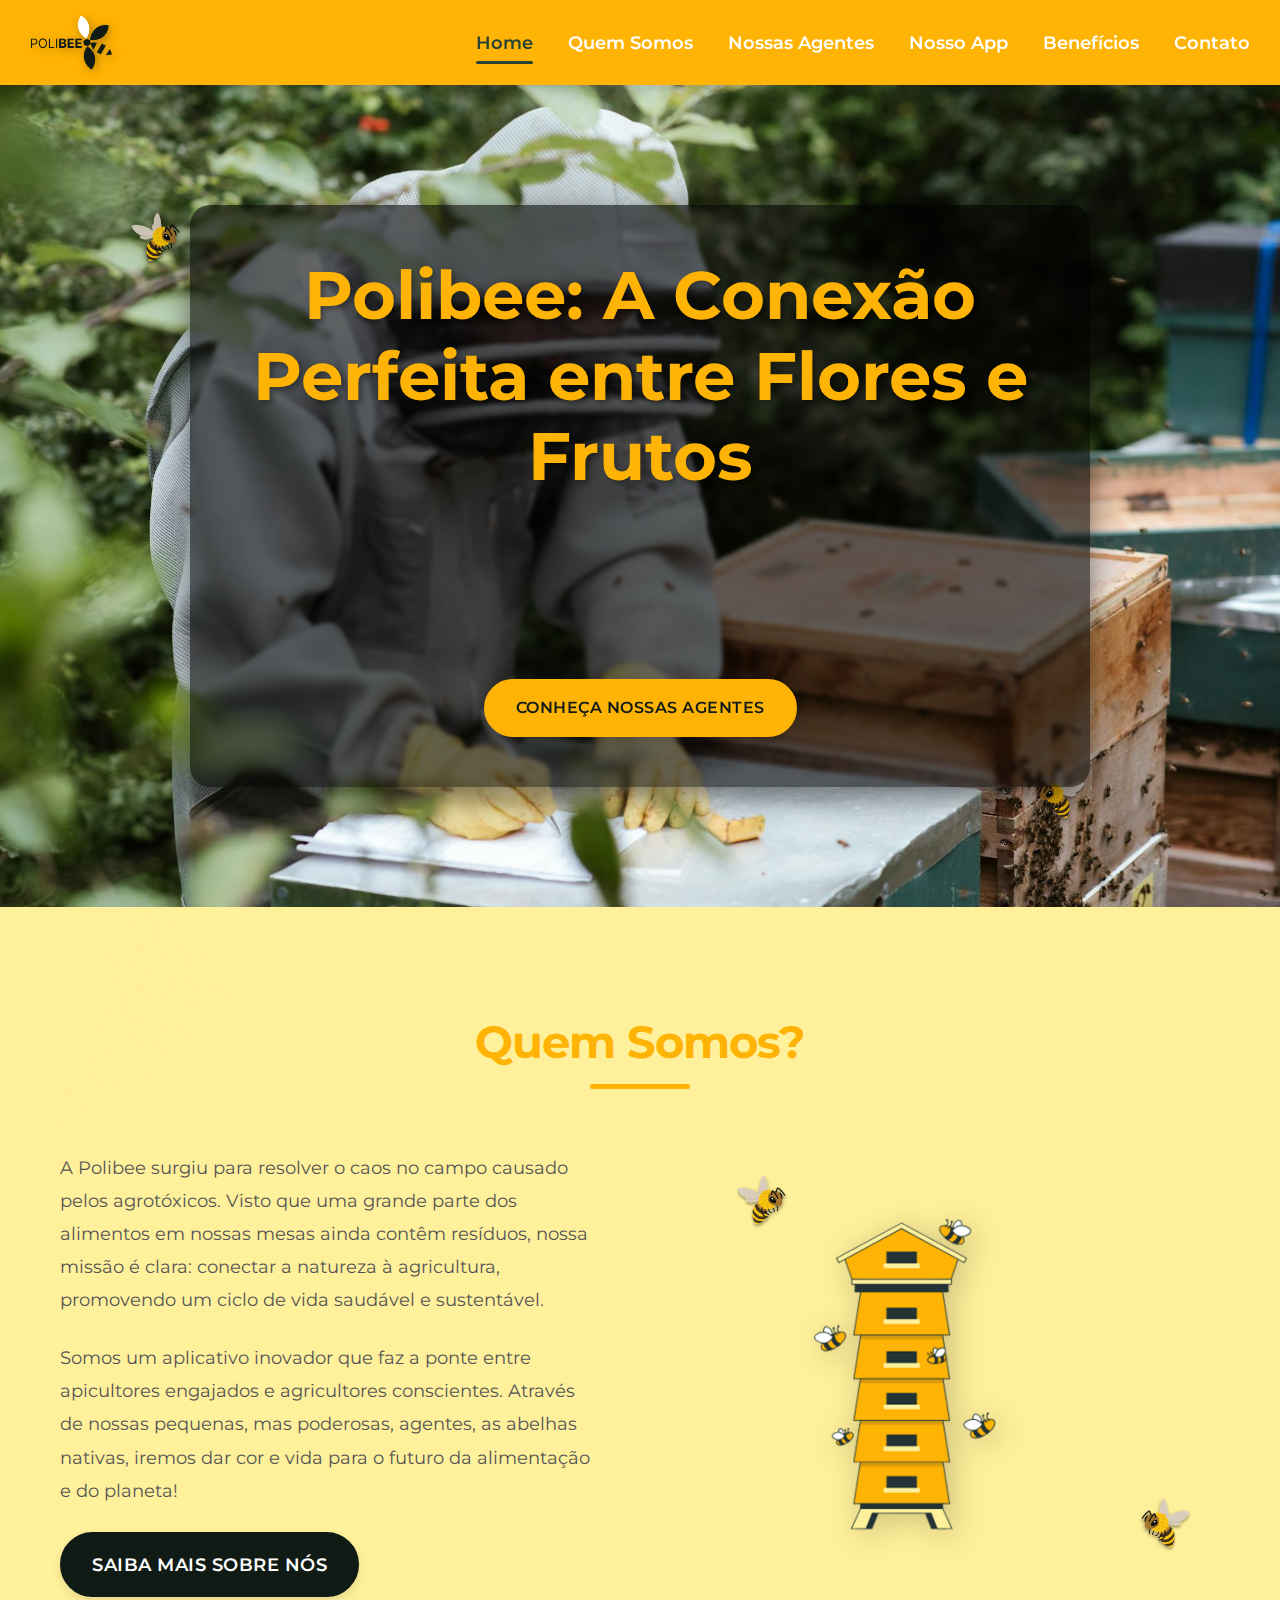
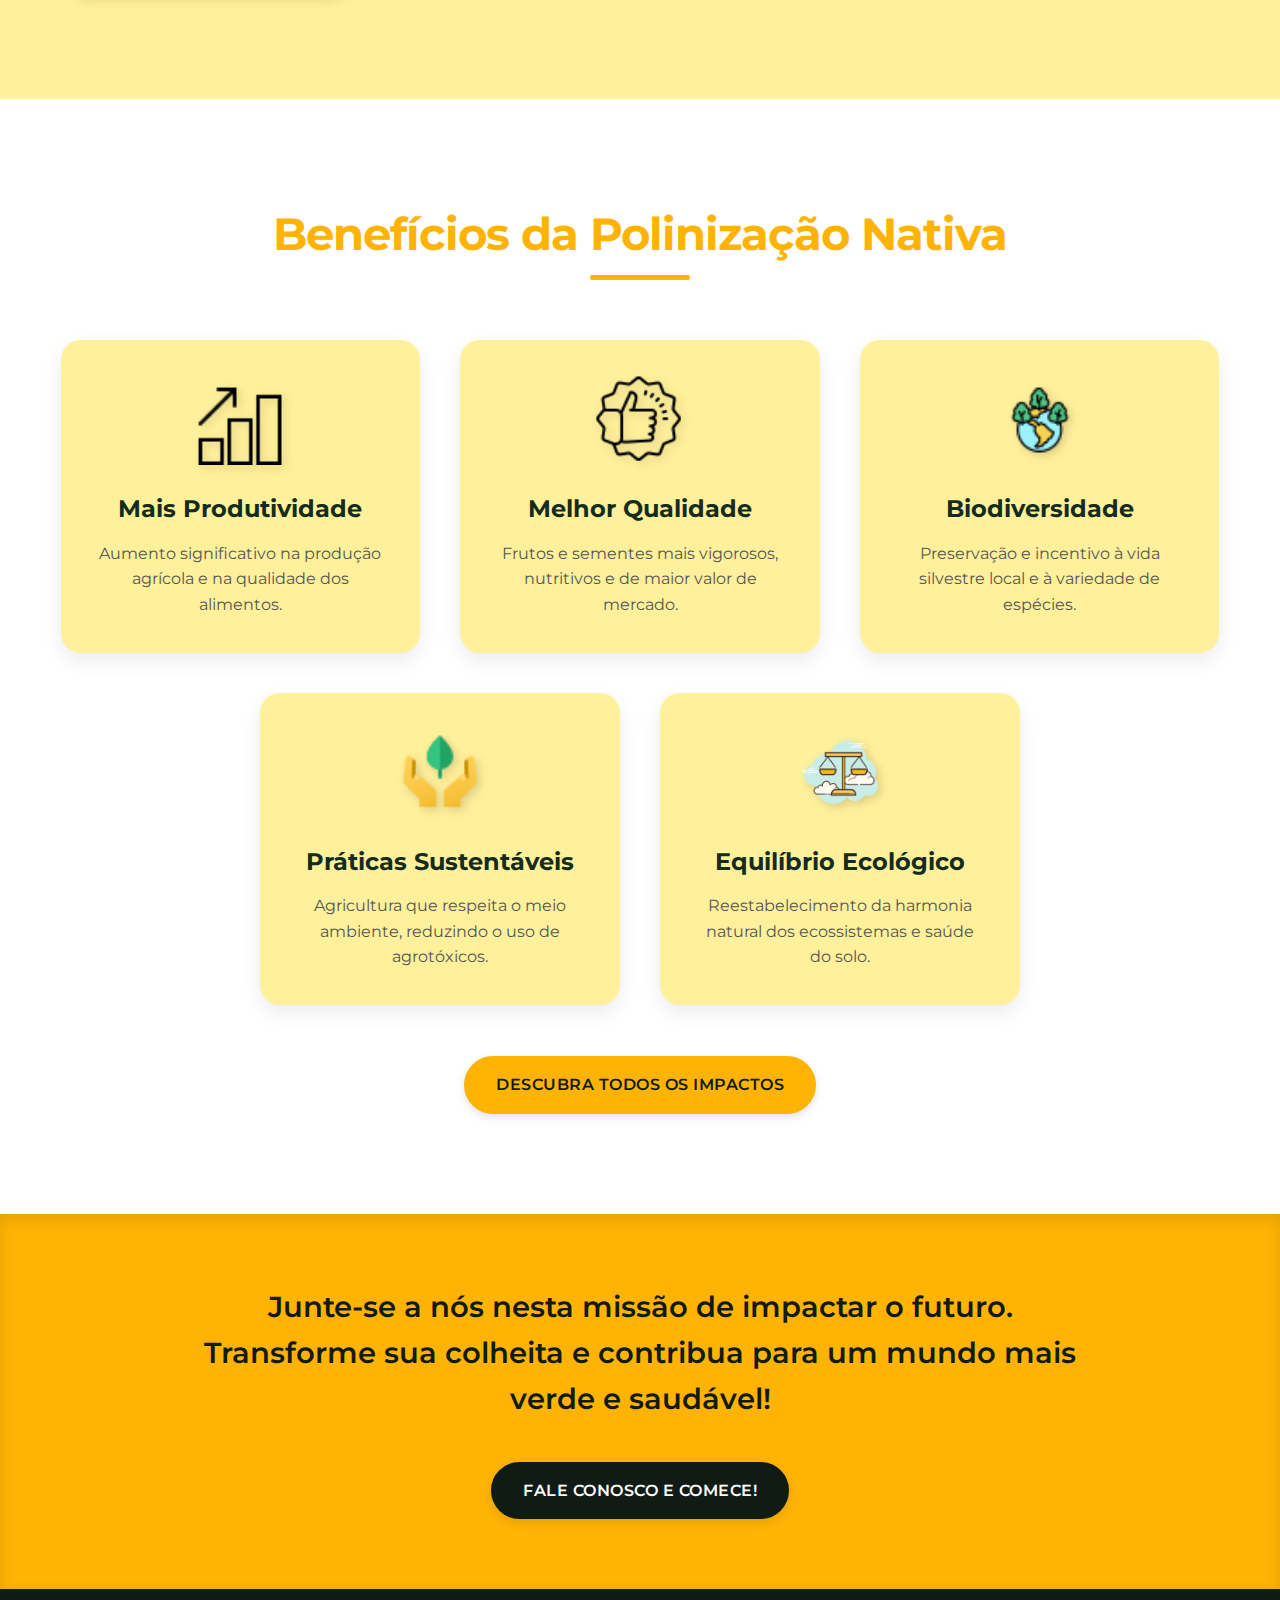
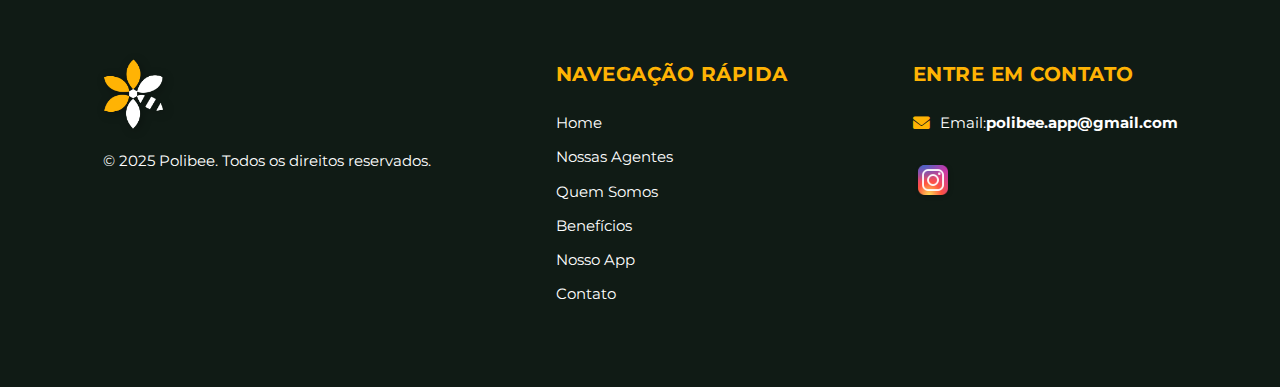
<file: index.html>
<!DOCTYPE html>
<html lang="pt-BR">
<head>
    <meta charset="UTF-8">
    <meta name="viewport" content="width=device-width, initial-scale=1.0">
    <title>POLIBEE - Polinização Inteligente para o Futuro</title>
    <!-- Favicon (Opcional, mas recomendado para um toque profissional) -->
    <link rel="icon" type="image/png" href="img/logo.png">

    <!-- Google Fonts - Montserrat -->
    <link rel="preconnect" href="https://fonts.googleapis.com">
    <link rel="preconnect" href="https://fonts.gstatic.com" crossorigin>
    <link href="https://fonts.googleapis.com/css2?family=Montserrat:wght@300;400;600;700&display=swap" rel="stylesheet">

    <!-- Slick Carousel CSS (Seus arquivos existentes) -->
    <link rel="stylesheet" type="text/css" href="slick/slick.css"/>
    <link rel="stylesheet" type="text/css" href="slick/slick-theme.css"/>

    <!-- Font Awesome CSS (para ícone de hambúrguer, etc.) -->
    <link rel="stylesheet" href="https://cdnjs.cloudflare.com/ajax/libs/font-awesome/6.0.0-beta3/css/all.min.css">

    <!-- Seu CSS Principal -->
    <link rel="stylesheet" href="css/style.css">
</head>
<body>

    <!-- Cabeçalho (Navegação) -->
    <header class="header">
        <div class="logo">
            <a href="index.html">
                <img src="img/logo.png" alt="Logo Polibee: Uma abelha estilizada em voo com asas de folha e uma gota de mel.">
            </a>
        </div>
        <nav class="navbar">
            <ul class="nav-list">
                <li><a href="index.html" class="nav-link active">Home</a></li>
                <li><a href="quem-somos.html" class="nav-link">Quem Somos</a></li> <!-- Adicionado link Quem Somos -->
                <li><a href="nossas-agentes.html" class="nav-link">Nossas Agentes</a></li>
                <li><a href="nosso-app.html" class="nav-link">Nosso App</a></li>
                <li><a href="beneficios.html" class="nav-link">Benefícios</a></li>
                <li><a href="contato.html" class="nav-link">Contato</a></li>
            </ul>
        </nav>
        <!-- Botão Hambúrguer para Mobile -->
        <button class="hamburger-menu" aria-label="Abrir menu de navegação">
            <i class="fas fa-bars"></i>
        </button>
    </header>

    <!-- NOVO: Mobile Menu Overlay (Certifique-se de que esta seção está em TODAS as suas páginas HTML) -->
    <div class="mobile-menu-overlay">
        <div class="mobile-menu-content">
            <button class="close-menu-btn" aria-label="Fechar Menu">
                <i class="fas fa-times"></i>
            </button>
            <ul class="mobile-nav-list">
                <li><a href="index.html" class="nav-link active">Home</a></li>
                <li><a href="quem-somos.html" class="nav-link">Quem Somos</a></li>
                <li><a href="nossas-agentes.html" class="nav-link">Nossas Agentes</a></li>
                <li><a href="nosso-app.html" class="nav-link">Nosso App</a></li>
                <li><a href="beneficios.html" class="nav-link">Benefícios</a></li>
                <li><a href="contato.html" class="nav-link">Contato</a></li>
            </ul>
        </div>
    </div>
    <!-- FIM NOVO: Mobile Menu Overlay -->

    <!-- Conteúdo Principal -->
    <main>
        <!-- Seção Hero (Destaque Principal) - Fundo de imagem de apicultor, texto em caixa transparente -->
        <section class="hero-section">
            <div class="hero-text-container"> <!-- NOVO: Contêiner para o texto com fundo transparente -->
                <div class="hero-content container">
                    <h1>Polibee: A Conexão Perfeita entre Flores e Frutos</h1>
                    <p>Descubra o poder da polinização assistida e ajude a construir um futuro mais verde e abundante. Nossas abelhas nativas são as heroínas do campo, prontas para florir seus resultados!</p>
                    <a href="nossas-agentes.html" class="btn primary-btn pulse-effect">Conheça Nossas Agentes</a>
                </div>
            </div>
            <!-- Abelhas voando para dinamismo -->
            <img src="img/abelinha.png" alt="Abelha voando" class="flying-bee bee-1">
            <img src="img/abelinha.png" alt="Abelha voando" class="flying-bee bee-2">
        </section>

        <!-- Seção Breve "Quem Somos" -->
        <section class="about-brief-section">
            <div class="container">
                <h2 class="section-title">Quem Somos?</h2>
                <div class="about-brief-content">
                    <div class="text-content">
                        <p>A Polibee surgiu para resolver o caos no campo causado pelos agrotóxicos. Visto que uma grande parte dos alimentos em nossas mesas ainda contêm resíduos, nossa missão é clara: conectar a natureza à agricultura, promovendo um ciclo de vida saudável e sustentável.</p>
                        <p>Somos um aplicativo inovador que faz a ponte entre apicultores engajados e agricultores conscientes. Através de nossas pequenas, mas poderosas, agentes, as abelhas nativas, iremos dar cor e vida para o futuro da alimentação e do planeta!</p>
                        <a href="quem-somos.html" class="btn secondary-btn">Saiba Mais Sobre Nós</a>
                    </div>
                    <div class="image-content">
                        <img src="img/casinha.png" alt="Colmeia vertical estilizada, com abelhas voando ao redor." class="animated-colmeia">
                        <!-- Mais abelhas voando -->
                        <img src="img/abelinha.png" alt="Abelha voando" class="flying-bee bee-3">
                        <img src="img/abelinha.png" alt="Abelha voando" class="flying-bee bee-4">
                    </div>
                </div>
            </div>
        </section>


        <!-- Seção Breve "Benefícios" -->
        <section class="benefits-brief-section">
            <div class="container">
                <h2 class="section-title">Benefícios da Polinização Nativa</h2>
                <div class="benefits-grid"> <!-- MODIFICADO: Grid agora é flex para centralizar a última linha -->
                    <div class="benefit-item">
                        <img src="img/icon-produtividade.png" alt="Ícone de um gráfico de crescimento, representando produtividade.">
                        <h3>Mais Produtividade</h3>
                        <p>Aumento significativo na produção agrícola e na qualidade dos alimentos.</p>
                    </div>
                    <div class="benefit-item">
                        <img src="img/icon-qualidade.png" alt="Ícone de uma folha brotando em uma mão, representando qualidade.">
                        <h3>Melhor Qualidade</h3>
                        <p>Frutos e sementes mais vigorosos, nutritivos e de maior valor de mercado.</p>
                    </div>
                    <div class="benefit-item">
                        <img src="img/icon-biodiversidade.png" alt="Ícone de duas folhas de tamanhos diferentes, representando biodiversidade.">
                        <h3>Biodiversidade</h3>
                        <p>Preservação e incentivo à vida silvestre local e à variedade de espécies.</p>
                    </div>
                    <div class="benefit-item">
                        <img src="img/icon-sustentabilidade.png" alt="Ícone de uma planta com raiz, representando sustentabilidade.">
                        <h3>Práticas Sustentáveis</h3>
                        <p>Agricultura que respeita o meio ambiente, reduzindo o uso de agrotóxicos.</p>
                    </div>
                    <div class="benefit-item">
                        <img src="img/icon-equilibrio.png" alt="Ícone de uma balança em equilíbrio, representando equilíbrio ecológico.">
                        <h3>Equilíbrio Ecológico</h3>
                        <p>Reestabelecimento da harmonia natural dos ecossistemas e saúde do solo.</p>
                    </div>
                </div>
                <br>
                <br>
                <a href="beneficios.html" class="btn primary-btn">Descubra Todos os Impactos</a>
            </div>
        </section>

        <!-- Seção de Chamada para Ação Final -->
        <section class="call-to-action">
            <div class="container">
                <p>Junte-se a nós nesta missão de impactar o futuro. Transforme sua colheita e contribua para um mundo mais verde e saudável!</p>
                <a href="contato.html" class="btn secondary-btn">Fale Conosco e Comece!</a>
            </div>
        </section>

    </main>

    <!-- Rodapé -->
    <footer class="footer">
        <div class="footer-content container">
            <div class="footer-logo">
                <img src="img/poli.png" alt="Logo Polibee">
                <p>&copy; 2025 Polibee. Todos os direitos reservados.</p>
            </div>
            <div class="footer-nav">
                <h3>Navegação Rápida</h3>
                <ul>
                    <li><a href="index.html">Home</a></li>
                    <li><a href="nossas-agentes.html">Nossas Agentes</a></li>
                    <li><a href="quem-somos.html">Quem Somos</a></li>
                    <li><a href="beneficios.html">Benefícios</a></li>
                    <li><a href="nosso-app.html">Nosso App</a></li>
                    <li><a href="contato.html">Contato</a></li>
                </ul>
            </div>
            <div class="footer-contact">
                <h3>Entre em Contato</h3>
                <p><i class="fas fa-envelope footer-icon"></i> Email:  <b> polibee.app@gmail.com</b></p>
                <div class="social-icons">
                    <a href="https://instagram.com/polibee.oficial?igsh=MTZ4NmRnenVicWw1YQ=="  aria-label="Instagram da Polibee"><img src="img/icon-instagram.png" alt="Ícone do Instagram"></a>
                </div>
            </div>
        </div>
    </footer>

    <!-- jQuery (Necessário para Slick Carousel) -->
    <script src="https://code.jquery.com/jquery-3.6.0.min.js"></script>
    <!-- Slick Carousel JS (Seus arquivos existentes) -->
    <script type="text/javascript" src="slick/slick.min.js"></script>
    <!-- Seu JavaScript Personalizado -->
    <script src="js/main.js"></script>

</body>
</html>
</file>
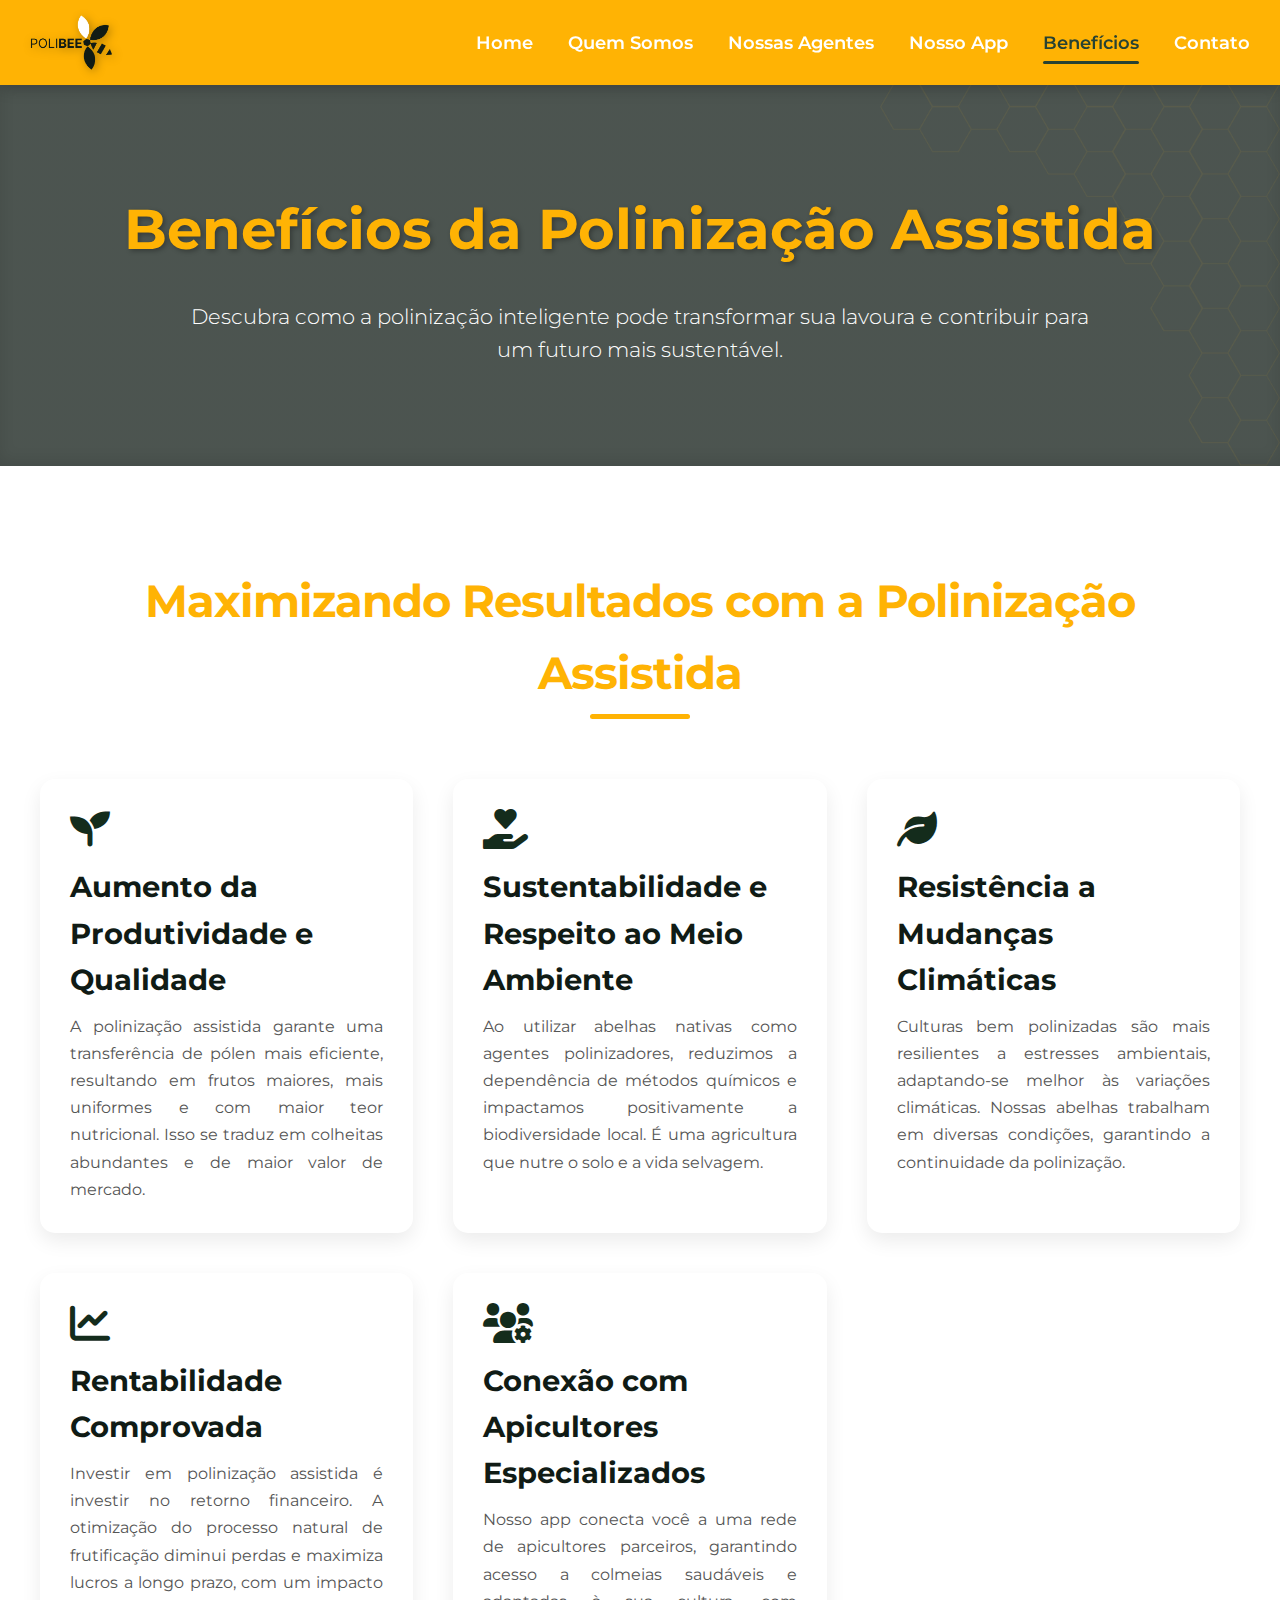
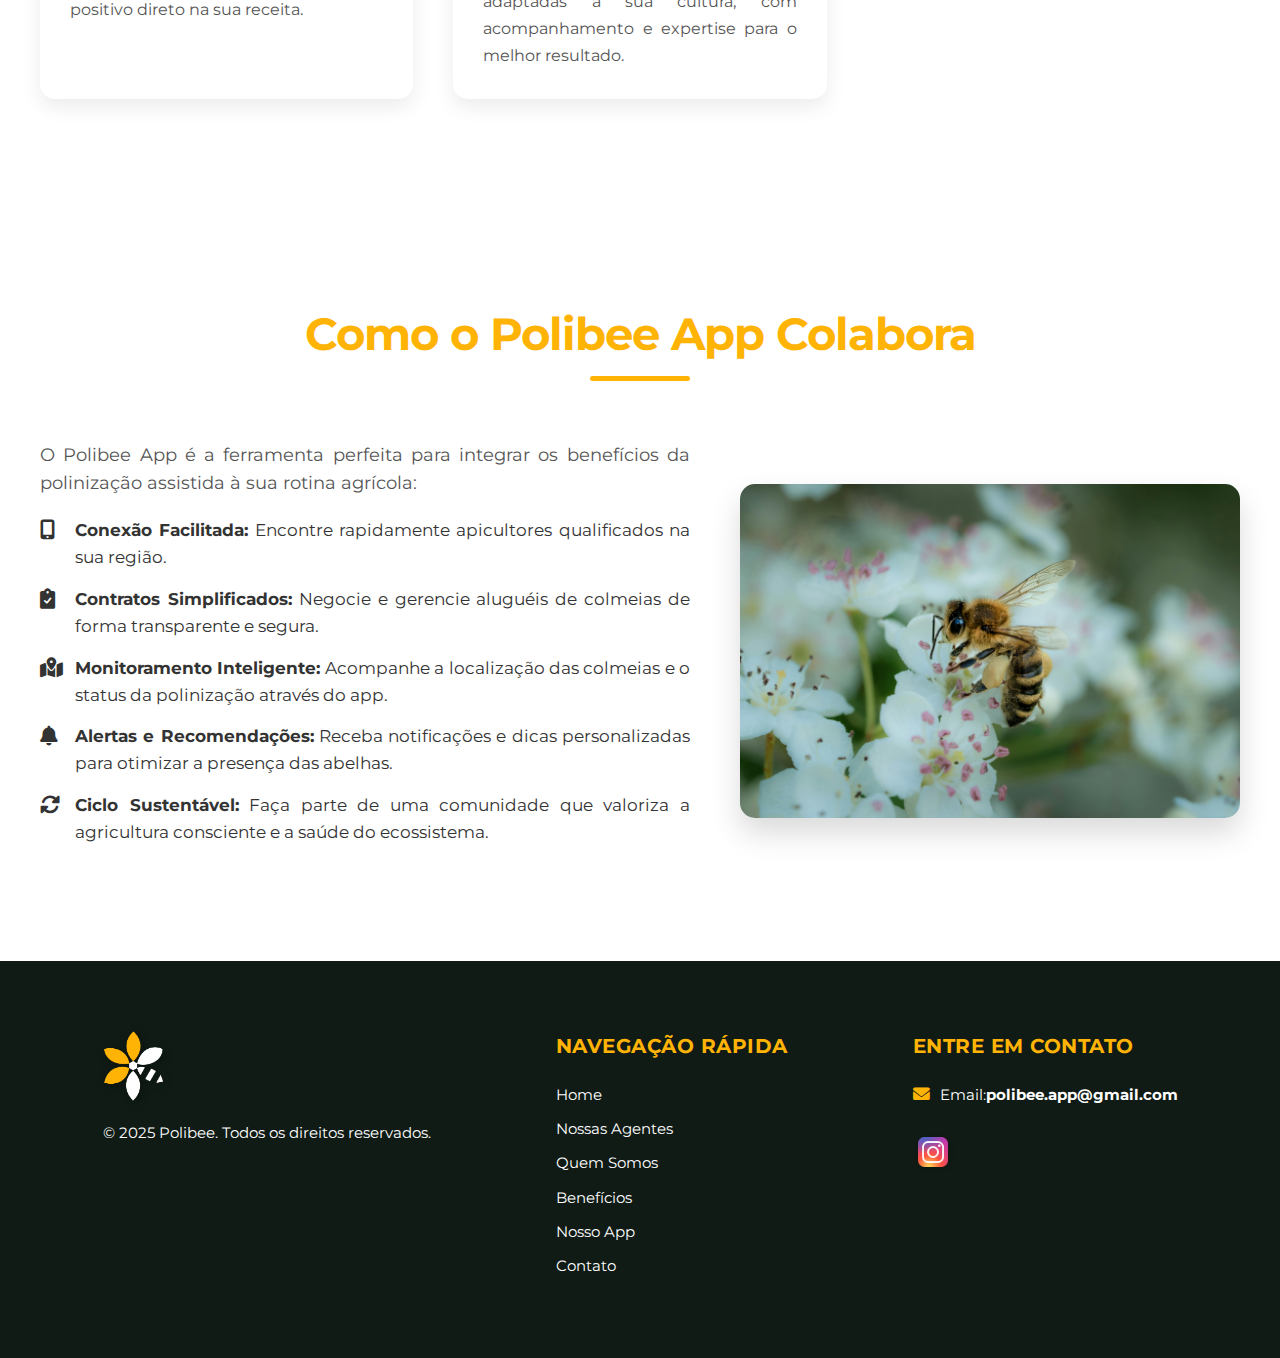
<file: beneficios.html>
<!DOCTYPE html>
<html lang="pt-BR">
<head>
    <meta charset="UTF-8">
    <meta name="viewport" content="width=device-width, initial-scale=1.0">
    <title>POLIBEE - Benefícios da Polinização</title>
    <link rel="icon" type="image/png" href="img/logo.png">
    <link rel="preconnect" href="https://fonts.googleapis.com">
    <link rel="preconnect" href="https://fonts.gstatic.com" crossorigin>
    <link href="https://fonts.googleapis.com/css2?family=Montserrat:wght@300;400;600;700&display=swap" rel="stylesheet">
    <link rel="stylesheet" type="text/css" href="slick/slick.css"/>
    <link rel="stylesheet" type="text/css" href="slick/slick-theme.css"/>
    <link rel="stylesheet" href="https://cdnjs.cloudflare.com/ajax/libs/font-awesome/6.0.0-beta3/css/all.min.css">
    <link rel="stylesheet" href="css/style.css">
</head>
<body>

    <header class="header">
        <div class="logo">
            <a href="index.html">
                <img src="img/logo.png" alt="Logo Polibee">
            </a>
        </div>
        <nav class="navbar">
            <button class="hamburger-menu" aria-label="Abrir menu de navegação">
                <i class="fas fa-bars"></i>
            </button>
            <ul class="nav-list">
                <li><a href="index.html" class="nav-link">Home</a></li>
                <li><a href="quem-somos.html" class="nav-link">Quem Somos</a></li>
                <li><a href="nossas-agentes.html" class="nav-link">Nossas Agentes</a></li>
                <li><a href="nosso-app.html" class="nav-link">Nosso App</a></li>
                <li><a href="beneficios.html" class="nav-link active">Benefícios</a></li>
                <li><a href="contato.html" class="nav-link">Contato</a></li>
            </ul>
        </nav>
    </header>

    <main>
        <section class="page-hero">
            <div class="container">
                <h1>Benefícios da Polinização Assistida</h1>
                <p>Descubra como a polinização inteligente pode transformar sua lavoura e contribuir para um futuro mais sustentável.</p>
            </div>
        </section>

        <section class="benefits-detail-section container section-padding">
            <h2 class="section-title">Maximizando Resultados com a Polinização Assistida</h2>
            <div class="benefit-points-grid">
                <div class="benefit-point">
                    <i class="fas fa-seedling icon-green"></i>
                    <h3>Aumento da Produtividade e Qualidade</h3>
                    <p>A polinização assistida garante uma transferência de pólen mais eficiente, resultando em frutos maiores, mais uniformes e com maior teor nutricional. Isso se traduz em colheitas abundantes e de maior valor de mercado.</p>
                </div>
                <div class="benefit-point">
                    <i class="fas fa-hand-holding-heart icon-green"></i>
                    <h3>Sustentabilidade e Respeito ao Meio Ambiente</h3>
                    <p>Ao utilizar abelhas nativas como agentes polinizadores, reduzimos a dependência de métodos químicos e impactamos positivamente a biodiversidade local. É uma agricultura que nutre o solo e a vida selvagem.</p>
                </div>
                <div class="benefit-point">
                    <i class="fas fa-leaf icon-green"></i>
                    <h3>Resistência a Mudanças Climáticas</h3>
                    <p>Culturas bem polinizadas são mais resilientes a estresses ambientais, adaptando-se melhor às variações climáticas. Nossas abelhas trabalham em diversas condições, garantindo a continuidade da polinização.</p>
                </div>
                <div class="benefit-point">
                    <i class="fas fa-chart-line icon-green"></i>
                    <h3>Rentabilidade Comprovada</h3>
                    <p>Investir em polinização assistida é investir no retorno financeiro. A otimização do processo natural de frutificação diminui perdas e maximiza lucros a longo prazo, com um impacto positivo direto na sua receita.</p>
                </div>
                <div class="benefit-point">
                    <i class="fas fa-users-cog icon-green"></i>
                    <h3>Conexão com Apicultores Especializados</h3>
                    <p>Nosso app conecta você a uma rede de apicultores parceiros, garantindo acesso a colmeias saudáveis e adaptadas à sua cultura, com acompanhamento e expertise para o melhor resultado.</p>
                </div>
            </div>
        </section>

        <section class="how-app-helps-section container section-padding">
            <h2 class="section-title">Como o Polibee App Colabora</h2>
            <div class="app-collaboration-content">
                <div class="text-content">
                    <p>O Polibee App é a ferramenta perfeita para integrar os benefícios da polinização assistida à sua rotina agrícola:</p>
                    <ul>
                        <li><i class="fas fa-mobile-alt icon-green"></i> <strong>Conexão Facilitada:</strong> Encontre rapidamente apicultores qualificados na sua região.</li>
                        <li><i class="fas fa-clipboard-check icon-green"></i> <strong>Contratos Simplificados:</strong> Negocie e gerencie aluguéis de colmeias de forma transparente e segura.</li>
                        <li><i class="fas fa-map-marked-alt icon-green"></i> <strong>Monitoramento Inteligente:</strong> Acompanhe a localização das colmeias e o status da polinização através do app.</li>
                        <li><i class="fas fa-bell icon-green"></i> <strong>Alertas e Recomendações:</strong> Receba notificações e dicas personalizadas para otimizar a presença das abelhas.</li>
                        <li><i class="fas fa-sync-alt icon-green"></i> <strong>Ciclo Sustentável:</strong> Faça parte de uma comunidade que valoriza a agricultura consciente e a saúde do ecossistema.</li>
                    </ul>
                </div>
                <div class="image-content">
                    <img src="img/servicos-ecossistemicos.jpg" alt="Ecossistema Polibee: App conectando agricultores, abelhas e apicultores.">
                </div>
            </div>
        </section>
    </main>

    <footer class="footer">
        <div class="footer-content container">
            <div class="footer-logo">
                <img src="img/poli.png" alt="Logo Polibee">
                <p>&copy; 2025 Polibee. Todos os direitos reservados.</p>
            </div>
            <div class="footer-nav">
                <h3>Navegação Rápida</h3>
                <ul>
                    <li><a href="index.html">Home</a></li>
                    <li><a href="nossas-agentes.html">Nossas Agentes</a></li>
                    <li><a href="quem-somos.html">Quem Somos</a></li>
                    <li><a href="beneficios.html">Benefícios</a></li>
                    <li><a href="nosso-app.html">Nosso App</a></li>
                    <li><a href="contato.html">Contato</a></li>
                </ul>
            </div>
            <div class="footer-contact">
                <h3>Entre em Contato</h3>
                <p><i class="fas fa-envelope footer-icon"></i> Email:  <b> polibee.app@gmail.com</b></p>
                <div class="social-icons">
                    <a href="https://instagram.com/polibee.oficial?igsh=MTZ4NmRnenVicWw1YQ=="  aria-label="Instagram da Polibee"><img src="img/icon-instagram.png" alt="Ícone do Instagram"></a>
                </div>
            </div>
        </div>
    </footer>

    <script src="https://code.jquery.com/jquery-3.6.0.min.js"></script>
    <script type="text/javascript" src="slick/slick.min.js"></script>
    <script src="js/main.js"></script>

</body>
</html>
</file>
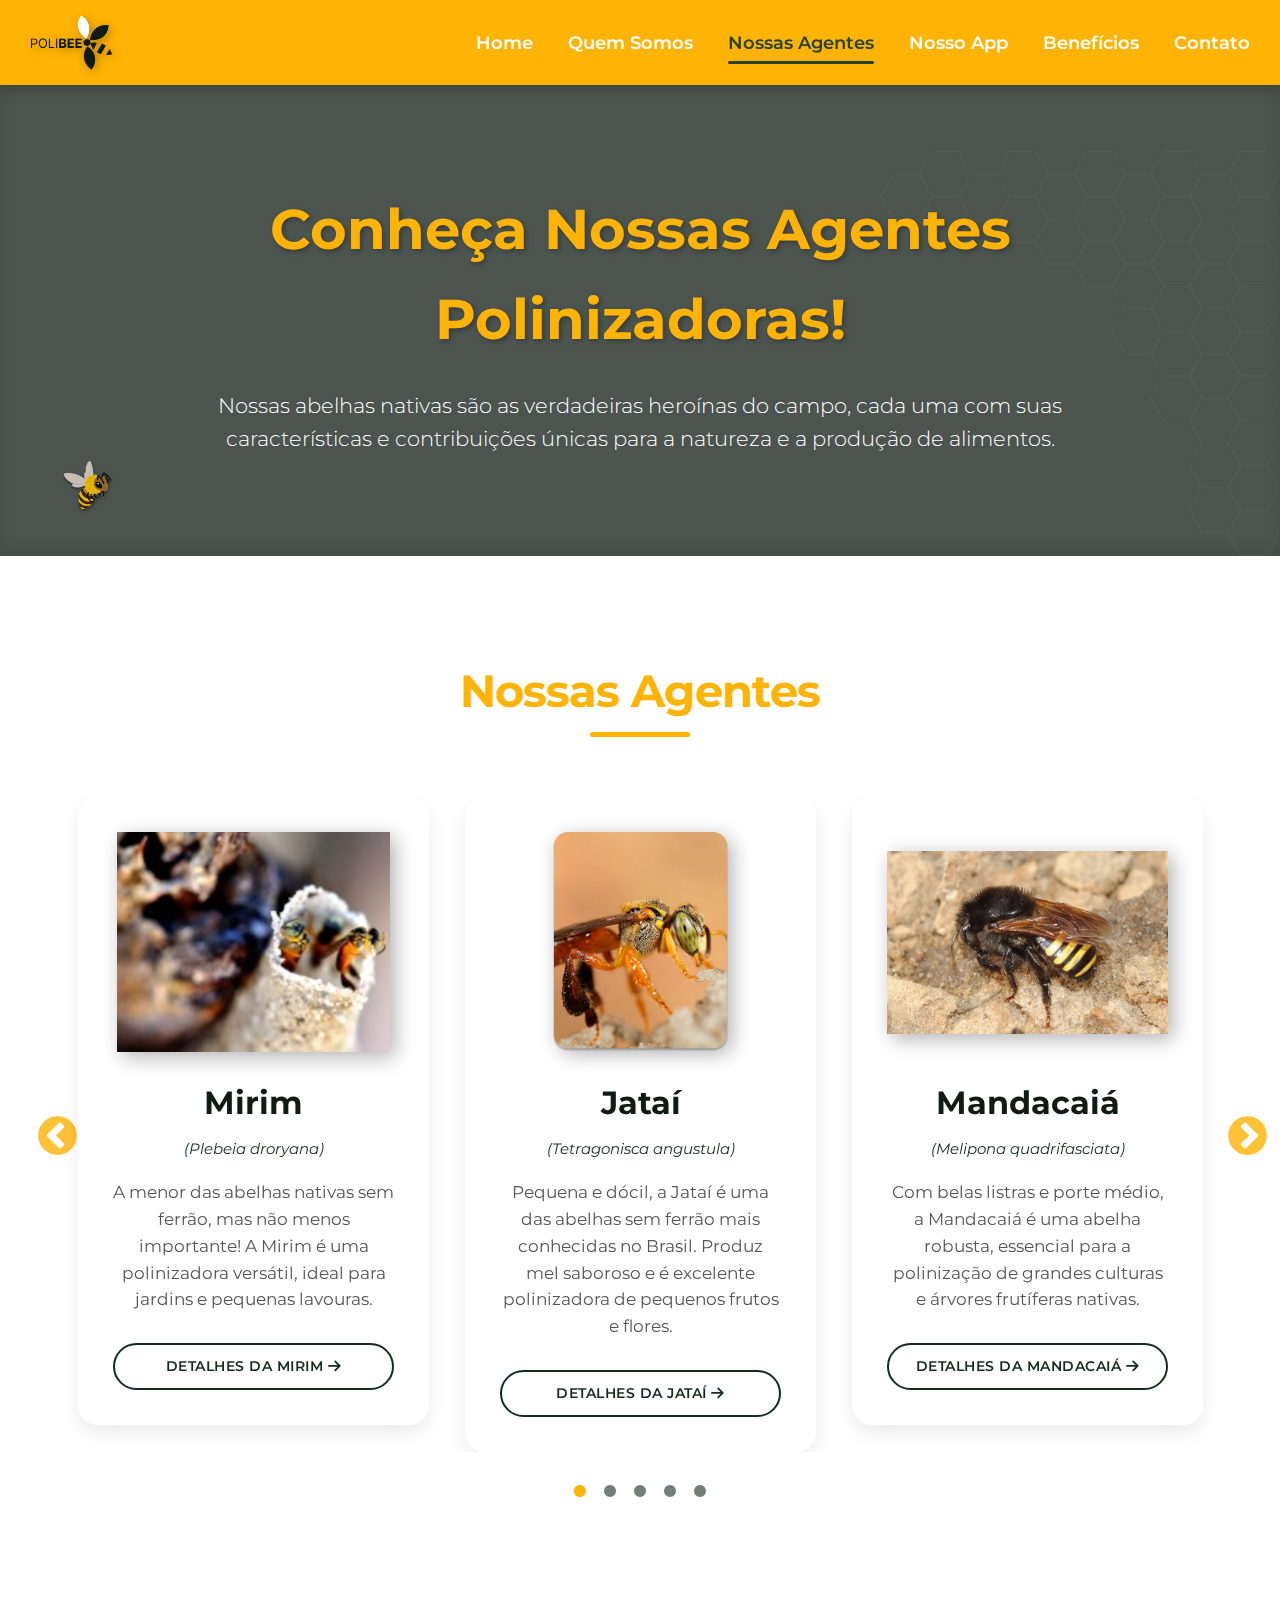
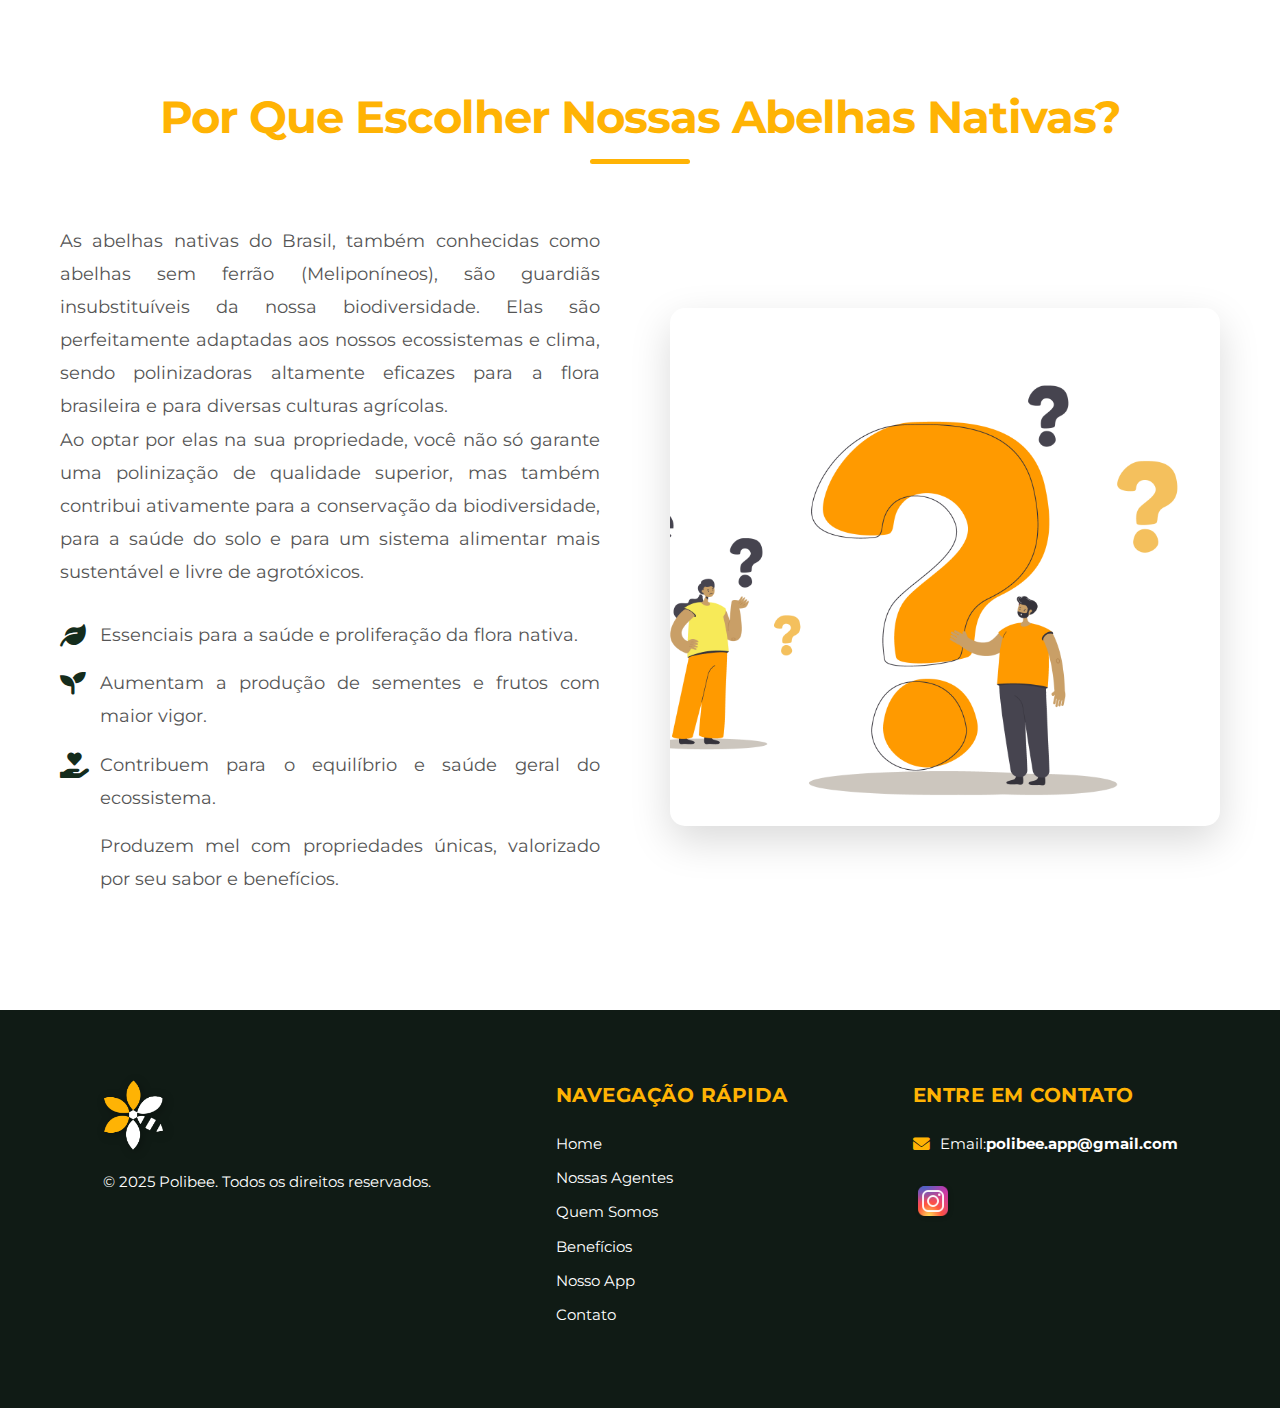
<file: nossas-agentes.html>
<!DOCTYPE html>
<html lang="pt-BR">
<head>
    <meta charset="UTF-8">
    <meta name="viewport" content="width=device-width, initial-scale=1.0">
    <title>Nossas Agentes - Polibee</title>
    <link rel="icon" type="image/png" href="img/logo.png">

    <!-- Google Fonts - Montserrat -->
    <link rel="preconnect" href="https://fonts.googleapis.com">
    <link rel="preconnect" href="https://fonts.gstatic.com" crossorigin>
    <link href="https://fonts.googleapis.com/css2?family=Montserrat:wght@300;400;600;700&display=swap" rel="stylesheet">

    <!-- Slick Carousel CSS -->
    <link rel="stylesheet" type="text/css" href="slick/slick.css"/>
    <link rel="stylesheet" type="text/css" href="slick/slick-theme.css"/>

    <!-- Font Awesome CSS -->
    <link rel="stylesheet" href="https://cdnjs.cloudflare.com/ajax/libs/font-awesome/6.0.0-beta3/css/all.min.css">

    <!-- Seu CSS Principal -->
    <link rel="stylesheet" href="css/style.css">
</head>
<body>

    <!-- Cabeçalho (Navegação - Mesma estrutura do index.html) -->
    <header class="header">
        <div class="logo">
            <a href="index.html">
                <img src="img/logo.png" alt="Logo Polibee">
            </a>
        </div>
        <nav class="navbar">
            <button class="hamburger-menu" aria-label="Abrir menu de navegação">
                <i class="fas fa-bars"></i>
            </button>
            <ul class="nav-list">
                <li><a href="index.html" class="nav-link">Home</a></li>
                <li><a href="quem-somos.html" class="nav-link">Quem Somos</a></li>
                <li><a href="nossas-agentes.html" class="nav-link">Nossas Agentes</a></li>
                <li><a href="nosso-app.html" class="nav-link">Nosso App</a></li>
                <li><a href="beneficios.html" class="nav-link active">Benefícios</a></li>
                <li><a href="contato.html" class="nav-link">Contato</a></li>
            </ul>
        </nav>
    </header>

    <!-- Conteúdo Principal -->
    <main>
        <!-- Hero da Página (Diferente do Hero da Home) -->
        <section class="page-hero agents-hero">
            <div class="container">
                <h1>Conheça Nossas Agentes Polinizadoras!</h1>
                <p>Nossas abelhas nativas são as verdadeiras heroínas do campo, cada uma com suas características e contribuições únicas para a natureza e a produção de alimentos.</p>
                <!-- Abelha voando para dinamismo -->
                <img src="img/abelinha.png" alt="Abelha voando" class="flying-bee bee-5">
            </div>
        </section>

        <!-- Seção do Carrossel de Agentes -->
        <section class="agents-carousel-section">
            <div class="container">
                <h2 class="section-title">Nossas Agentes</h2>
                <div class="agents-carousel slick-carousel">
                    <!-- Card para cada Abelha -->
                    <div class="agent-card">
                        <img src="img/jatai.png" alt="Abelha Jataí, pequena e em tons de marrom escuro e amarelo.">
                        <h3>Jataí</h3>
                        <p class="scientific-name"><em>(Tetragonisca angustula)</em></p>
                        <p>Pequena e dócil, a Jataí é uma das abelhas sem ferrão mais conhecidas no Brasil. Produz mel saboroso e é excelente polinizadora de pequenos frutos e flores.</p>
                        <a href="agentes/jatai.html" class="btn tertiary-btn">Detalhes da Jataí <i class="fas fa-arrow-right"></i></a>
                    </div>
                    <div class="agent-card">
                        <img src="img/mandacaia.jpg" alt="Abelha Mandacaiá, de porte médio com listras amarelas e pretas vibrantes.">
                        <h3>Mandacaiá</h3>
                        <p class="scientific-name"><em>(Melipona quadrifasciata)</em></p>
                        <p>Com belas listras e porte médio, a Mandacaiá é uma abelha robusta, essencial para a polinização de grandes culturas e árvores frutíferas nativas.</p>
                        <a href="agentes/mandacaia.html" class="btn tertiary-btn">Detalhes da Mandacaiá <i class="fas fa-arrow-right"></i></a>
                    </div>
                    <div class="agent-card">
                        <img src="img/mandaguari.jpg" alt="Abelha Mandaguari, de cor escura e aspecto robusto.">
                        <h3>Mandaguari</h3>
                        <p class="scientific-name"><em>(Scaptotrigona postica)</em></p>
                        <p>Conhecida por sua bravura na defesa e eficiência na polinização, a Mandaguari é uma agente incansável, adaptada a diferentes ambientes agrícolas.</p>
                        <a href="agentes/mandaguari.html" class="btn tertiary-btn">Detalhes da Mandaguari <i class="fas fa-arrow-right"></i></a>
                    </div>
                    <div class="agent-card">
                        <img src="img/urucu.png" alt="Abelha Uruçu, grande e escura com reflexos azulados.">
                        <h3>Uruçu</h3>
                        <p class="scientific-name"><em>(Melipona scutellaris)</em></p>
                        <p>A imponente Uruçu, ou "abelha-rainha" das meliponas, é valorizada pelo mel de alto valor medicinal e sua importância na polinização de ecossistemas florestais.</p>
                        <a href="agentes/urucu.html" class="btn tertiary-btn">Detalhes da Uruçu <i class="fas fa-arrow-right"></i></a>
                    </div>
                    <div class="agent-card">
                        <img src="img/mirim.jpg" alt="Abelha Mirim, minúscula e discreta.">
                        <h3>Mirim</h3>
                        <p class="scientific-name"><em>(Plebeia droryana)</em></p>
                        <p>A menor das abelhas nativas sem ferrão, mas não menos importante! A Mirim é uma polinizadora versátil, ideal para jardins e pequenas lavouras.</p>
                        <a href="agentes/mirim.html" class="btn tertiary-btn">Detalhes da Mirim <i class="fas fa-arrow-right"></i></a>
                    </div>
                    <!-- Adicione mais cards de agentes aqui se houver mais espécies! -->
                </div>
            </div>
        </section>

        <!-- Seção "Por Que Nossas Abelhas Nativas?" -->
        <section class="why-native-bees">
            <div class="container">
                <h2 class="section-title">Por Que Escolher Nossas Abelhas Nativas?</h2>
                <div class="content-wrapper">
                    <div class="text-content">
                        <p>As abelhas nativas do Brasil, também conhecidas como abelhas sem ferrão (Meliponíneos), são guardiãs insubstituíveis da nossa biodiversidade. Elas são perfeitamente adaptadas aos nossos ecossistemas e clima, sendo polinizadoras altamente eficazes para a flora brasileira e para diversas culturas agrícolas.</p>
                        <p>Ao optar por elas na sua propriedade, você não só garante uma polinização de qualidade superior, mas também contribui ativamente para a conservação da biodiversidade, para a saúde do solo e para um sistema alimentar mais sustentável e livre de agrotóxicos.</p>
                        <ul>
                            <li><i class="fas fa-leaf icon-green"></i> Essenciais para a saúde e proliferação da flora nativa.</li>
                            <li><i class="fas fa-seedling icon-green"></i> Aumentam a produção de sementes e frutos com maior vigor.</li>
                            <li><i class="fas fa-hand-holding-heart icon-green"></i> Contribuem para o equilíbrio e saúde geral do ecossistema.</li>
                            <li><i class="fas fa-faucet-drip icon-green"></i> Produzem mel com propriedades únicas, valorizado por seu sabor e benefícios.</li>
                        </ul>
                    </div>
                    <div class="image-content">
                        <img src="img/porque-nativas.png" alt="Ilustração de flores e abelhas, representando o porquê de valorizar abelhas nativas." class="illustration-image">
                    </div>
                </div>
            </div>
        </section>

    </main>

    <!-- Rodapé (Mesma estrutura do index.html) -->
    <footer class="footer">
        <div class="footer-content container">
            <div class="footer-logo">
                <img src="img/poli.png" alt="Logo Polibee">
                <p>&copy; 2025 Polibee. Todos os direitos reservados.</p>
            </div>
            <div class="footer-nav">
                <h3>Navegação Rápida</h3>
                <ul>
                    <li><a href="index.html">Home</a></li>
                    <li><a href="nossas-agentes.html">Nossas Agentes</a></li>
                    <li><a href="quem-somos.html">Quem Somos</a></li>
                    <li><a href="beneficios.html">Benefícios</a></li>
                    <li><a href="nosso-app.html">Nosso App</a></li>
                    <li><a href="contato.html">Contato</a></li>
                </ul>
            </div>
            <div class="footer-contact">
                <h3>Entre em Contato</h3>
                <p><i class="fas fa-envelope footer-icon"></i> Email:  <b> polibee.app@gmail.com</b></p>
                <div class="social-icons">
                    <a href="https://instagram.com/polibee.oficial?igsh=MTZ4NmRnenVicWw1YQ=="  aria-label="Instagram da Polibee"><img src="img/icon-instagram.png" alt="Ícone do Instagram"></a>
                </div>
            </div>
        </div>
    </footer>

    <!-- jQuery -->
    <script src="https://code.jquery.com/jquery-3.6.0.min.js"></script>
    <!-- Slick Carousel JS -->
    <script type="text/javascript" src="slick/slick.min.js"></script>
    <!-- Seu JavaScript Personalizado -->
    <script src="js/main.js"></script>

</body>
</html>
</file>
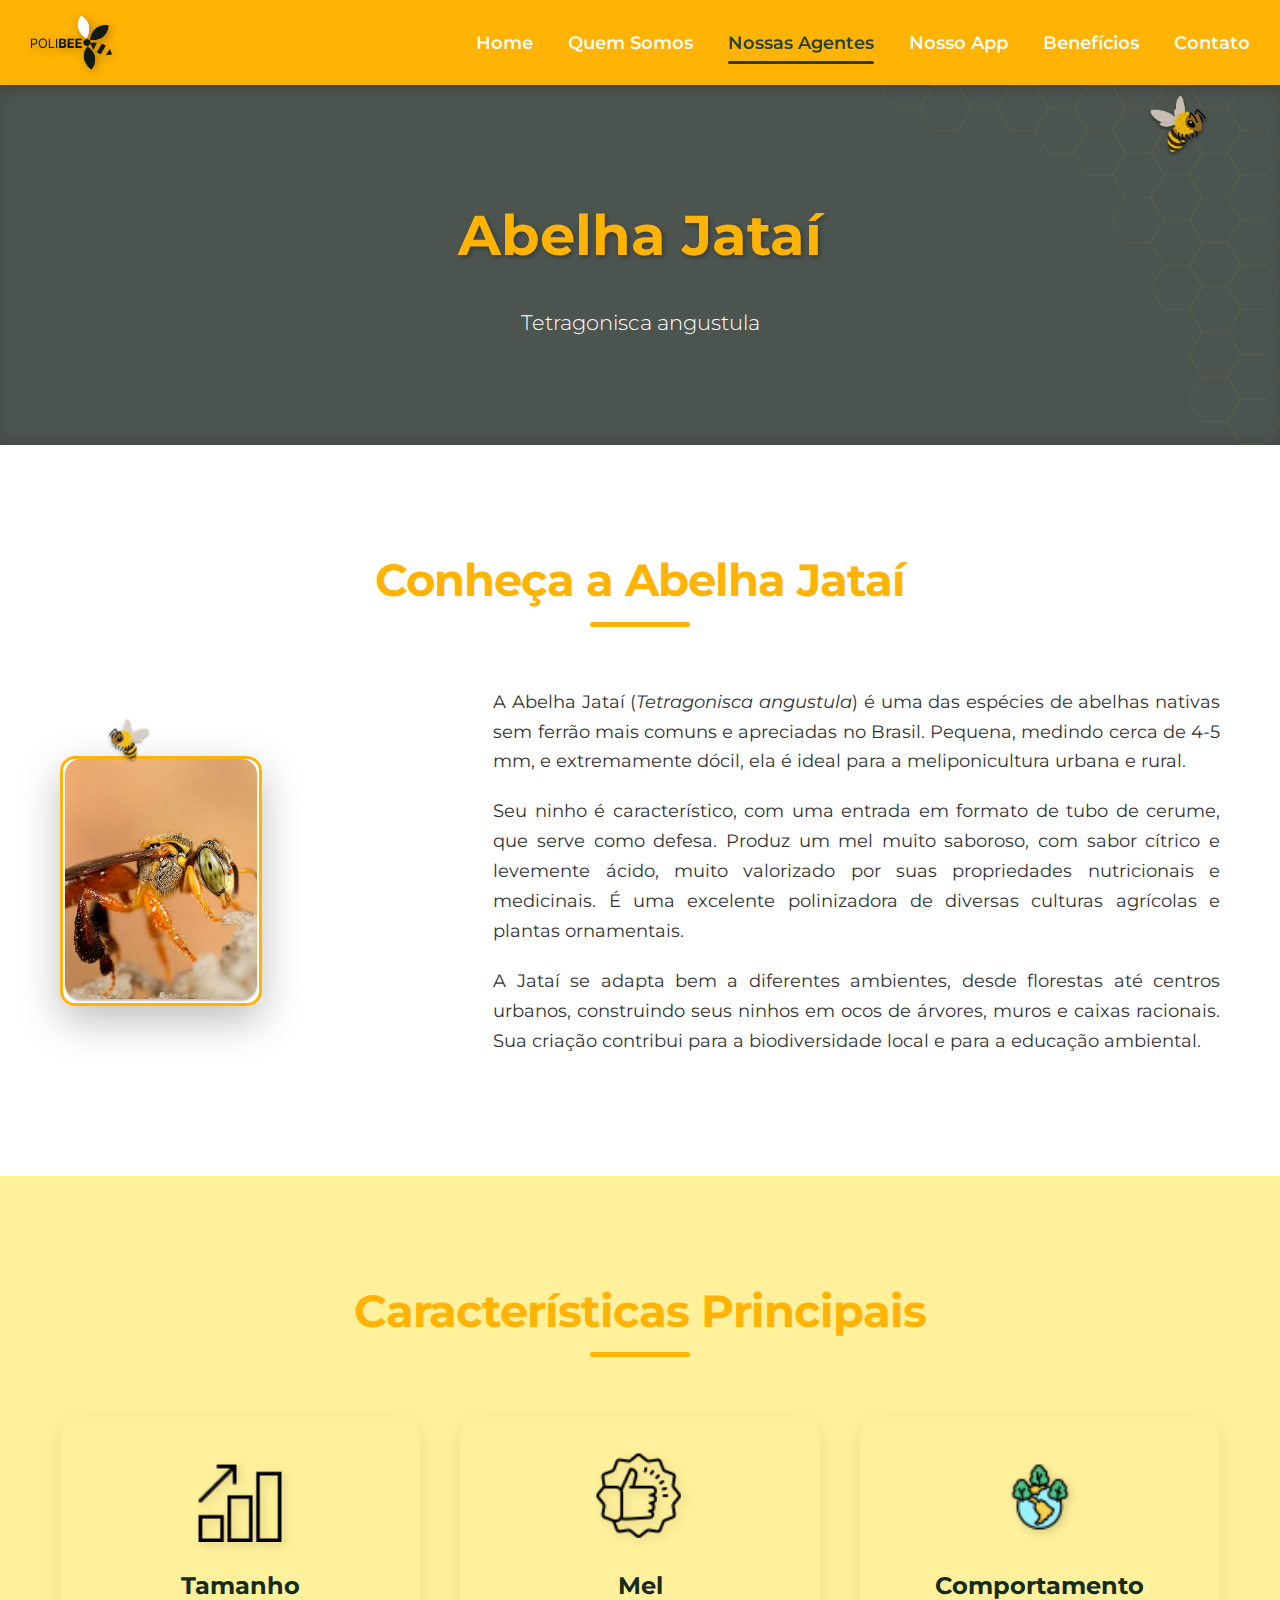
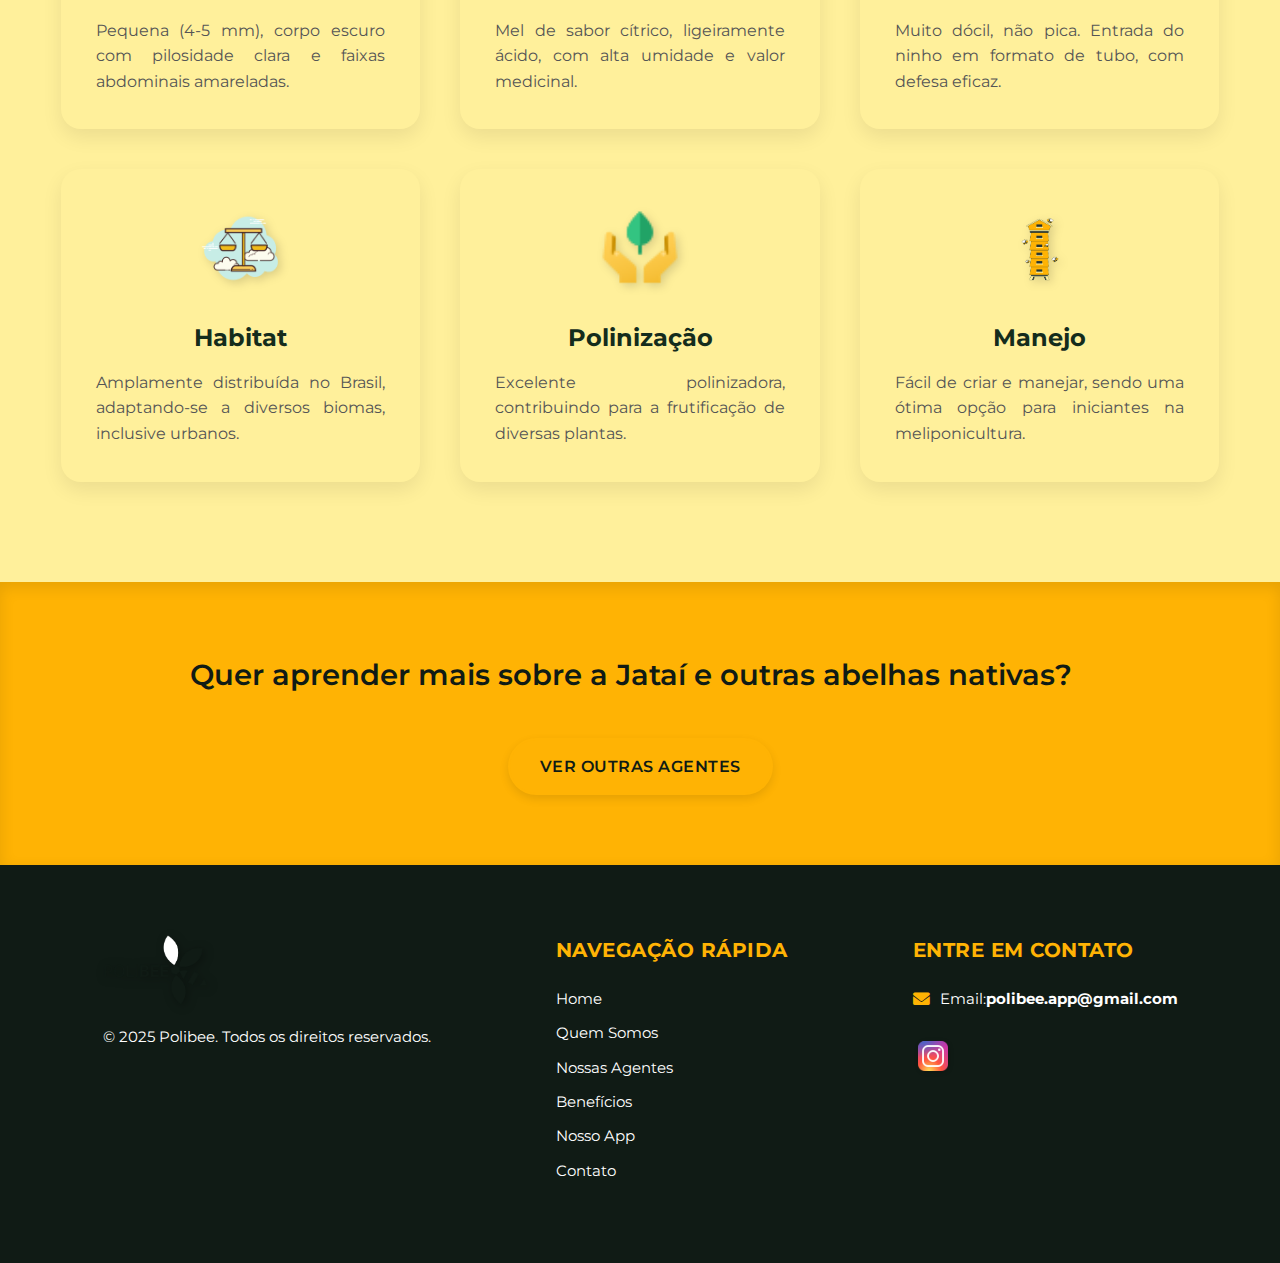
<file: agentes/jatai.html>
<!DOCTYPE html>
<html lang="pt-BR">
<head>
    <meta charset="UTF-8">
    <meta name="viewport" content="width=device-width, initial-scale=1.0">
    <title>Abelha Jataí - Polibee</title>
    <link rel="stylesheet" href="../css/style.css">
    <link rel="stylesheet" href="https://cdnjs.cloudflare.com/ajax/libs/font-awesome/6.0.0-beta3/css/all.min.css" integrity="sha512-..." crossorigin="anonymous" referrerpolicy="no-referrer" />
    <link href="https://fonts.googleapis.com/css2?family=Montserrat:wght@300;400;600;700&display=swap" rel="stylesheet">
    <!-- Slick Carousel CSS -->
    <link rel="stylesheet" type="text/css" href="../slick/slick.css"/>
    <link rel="stylesheet" type="text/css" href="../slick/slick-theme.css"/>
</head>
<body>

    <!-- Incluir Cabeçalho -->
    <header class="header">
        <div class="logo">
            <a href="../index.html"><img src="../img/logo.png" alt="Logo Polibee"></a>
        </div>
        <nav class="navbar">
            <ul class="nav-list">
                <li><a href="../index.html" class="nav-link">Home</a></li>
                <li><a href="../quem-somos.html" class="nav-link">Quem Somos</a></li>
                <li><a href="../nossas-agentes.html" class="nav-link active">Nossas Agentes</a></li>
                <li><a href="../nosso-app.html" class="nav-link">Nosso App</a></li>
                <li><a href="../beneficios.html" class="nav-link">Benefícios</a></li>
                <li><a href="../contato.html" class="nav-link">Contato</a></li>
            </ul>
        </nav>
        <button class="hamburger-menu" aria-label="Menu de Navegação">
            <i class="fas fa-bars"></i>
        </button>
    </header>
    <div class="mobile-menu-overlay">
        <div class="mobile-menu-content">
            <button class="close-menu-btn" aria-label="Fechar Menu">
                <i class="fas fa-times"></i>
            </button>
            <ul class="mobile-nav-list">
                <li><a href="../index.html" class="nav-link">Home</a></li>
                <li><a href="../quem-somos.html" class="nav-link">Quem Somos</a></li>
                <li><a href="../nossas-agentes.html" class="nav-link active">Nossas Agentes</a></li>
                <li><a href="../nosso-app.html" class="nav-link">Nosso App</a></li>
                <li><a href="../beneficios.html" class="nav-link">Benefícios</a></li>
                <li><a href="../contato.html" class="nav-link">Contato</a></li>
            </ul>
        </div>
    </div>
    <!-- Fim do Cabeçalho -->

    <main>
        <section class="page-hero">
            <div class="container">
                <h1>Abelha Jataí</h1>
                <p>Tetragonisca angustula</p>
            </div>
        </section>

        <section class="section-padding bee-detail-section">
            <div class="container">
                <h2 class="section-title">Conheça a Abelha Jataí</h2>
                <div class="content-wrapper">
                    <div class="image-content">
                        <img src="../img/jatai.png" alt="Abelha Jataí" class="illustration-image">
                    </div>
                    <div class="text-content">
                        <p>A Abelha Jataí (<em>Tetragonisca angustula</em>) é uma das espécies de abelhas nativas sem ferrão mais comuns e apreciadas no Brasil. Pequena, medindo cerca de 4-5 mm, e extremamente dócil, ela é ideal para a meliponicultura urbana e rural.</p>
                        <p>Seu ninho é característico, com uma entrada em formato de tubo de cerume, que serve como defesa. Produz um mel muito saboroso, com sabor cítrico e levemente ácido, muito valorizado por suas propriedades nutricionais e medicinais. É uma excelente polinizadora de diversas culturas agrícolas e plantas ornamentais.</p>
                        <p>A Jataí se adapta bem a diferentes ambientes, desde florestas até centros urbanos, construindo seus ninhos em ocos de árvores, muros e caixas racionais. Sua criação contribui para a biodiversidade local e para a educação ambiental.</p>
                    </div>
                </div>
            </div>
            <!-- Abelhas voando adicionadas às páginas de detalhes -->
            <img src="../img/abelinha.png" alt="Abelha voando" class="flying-bee bee-5">
            <img src="../img/abelinha.png" alt="Abelha voando" class="flying-bee bee-6">
        </section>

        <section class="section-padding" style="background-color: var(--light-yellow);">
            <div class="container">
                <h2 class="section-title">Características Principais</h2>
                <div class="benefits-grid">
                    <div class="benefit-item">
                        <img src="../img/icon-produtividade.png" alt="Tamanho">
                        <h3>Tamanho</h3>
                        <p>Pequena (4-5 mm), corpo escuro com pilosidade clara e faixas abdominais amareladas.</p>
                    </div>
                    <div class="benefit-item">
                        <img src="../img/icon-qualidade.png" alt="Mel">
                        <h3>Mel</h3>
                        <p>Mel de sabor cítrico, ligeiramente ácido, com alta umidade e valor medicinal.</p>
                    </div>
                    <div class="benefit-item">
                        <img src="../img/icon-biodiversidade.png" alt="Comportamento">
                        <h3>Comportamento</h3>
                        <p>Muito dócil, não pica. Entrada do ninho em formato de tubo, com defesa eficaz.</p>
                    </div>
                    <div class="benefit-item">
                        <img src="../img/icon-equilibrio.png" alt="Habitat">
                        <h3>Habitat</h3>
                        <p>Amplamente distribuída no Brasil, adaptando-se a diversos biomas, inclusive urbanos.</p>
                    </div>
                    <div class="benefit-item">
                        <img src="../img/icon-sustentabilidade.png" alt="Polinização">
                        <h3>Polinização</h3>
                        <p>Excelente polinizadora, contribuindo para a frutificação de diversas plantas.</p>
                    </div>
                    <div class="benefit-item">
                        <img src="../img/casinha.png" alt="Manejo">
                        <h3>Manejo</h3>
                        <p>Fácil de criar e manejar, sendo uma ótima opção para iniciantes na meliponicultura.</p>
                    </div>
                </div>
            </div>
        </section>

        <section class="call-to-action section-padding">
            <div class="container">
                <p>Quer aprender mais sobre a Jataí e outras abelhas nativas?</p>
                <a href="../nossas-agentes.html" class="btn primary-btn">Ver Outras Agentes</a>
            </div>
        </section>
    </main>

    <!-- Incluir Rodapé -->
    <footer class="footer">
        <div class="footer-content container">
            <div class="footer-logo">
                <img src="../img/logo.png" alt="Logo Polibee">
                <p>&copy; 2025 Polibee. Todos os direitos reservados.</p>
            </div>
            <div class="footer-nav">
                <h3>Navegação Rápida</h3>
                <ul>
                    <li><a href="../index.html">Home</a></li>
                    <li><a href="../quem-somos.html">Quem Somos</a></li>
                    <li><a href="../nossas-agentes.html">Nossas Agentes</a></li>
                    <li><a href="../beneficios.html">Benefícios</a></li>
                    <li><a href="../nosso-app.html">Nosso App</a></li>
                    <li><a href="../contato.html">Contato</a></li>
                </ul>
            </div>
            <div class="footer-contact">
                <h3>Entre em Contato</h3>
                <p><i class="fas fa-envelope footer-icon"></i> Email:  <b> polibee.app@gmail.com</b></p>
                <div class="social-icons">
                    <a href="https://instagram.com/polibee.oficial?igsh=MTZ4NmRnenVicWw1YQ==" target="_blank" aria-label="Instagram da Polibee"><img src="../img/icon-instagram.png" alt="Ícone do Instagram"></a>
                </div>
            </div>
        </div>
    </footer>
    <!-- Fim do Rodapé -->

    <!-- Scripts JS -->
    <script src="https://code.jquery.com/jquery-3.6.0.min.js"></script>
    <script type="text/javascript" src="../slick/slick.min.js"></script>
    <script>
        // JavaScript para o menu hambúrguer
        document.addEventListener('DOMContentLoaded', () => {
            const hamburgerMenu = document.querySelector('.hamburger-menu');
            const mobileMenuOverlay = document.querySelector('.mobile-menu-overlay');
            const closeMenuBtn = document.querySelector('.close-menu-btn');
            const navLinks = document.querySelectorAll('.navbar .nav-link');
            const mobileNavLinks = document.querySelectorAll('.mobile-menu-content .nav-link');

            hamburgerMenu.addEventListener('click', () => {
                mobileMenuOverlay.classList.add('active');
                document.body.style.overflow = 'hidden';
            });

            closeMenuBtn.addEventListener('click', () => {
                mobileMenuOverlay.classList.remove('active');
                document.body.style.overflow = 'auto';
            });

            mobileNavLinks.forEach(link => {
                link.addEventListener('click', () => {
                    mobileMenuOverlay.classList.remove('active');
                    document.body.style.overflow = 'auto';
                });
            });

            const currentPath = window.location.pathname.split('/').pop();
            navLinks.forEach(link => {
                if (link.getAttribute('href').includes('nossas-agentes.html')) {
                    link.classList.add('active');
                } else {
                    link.classList.remove('active');
                }
            });
            mobileNavLinks.forEach(link => {
                if (link.getAttribute('href').includes('nossas-agentes.html')) {
                    link.classList.add('active');
                } else {
                    link.classList.remove('active');
                }
            });
        });
    </script>
</body>
</html>
</file>
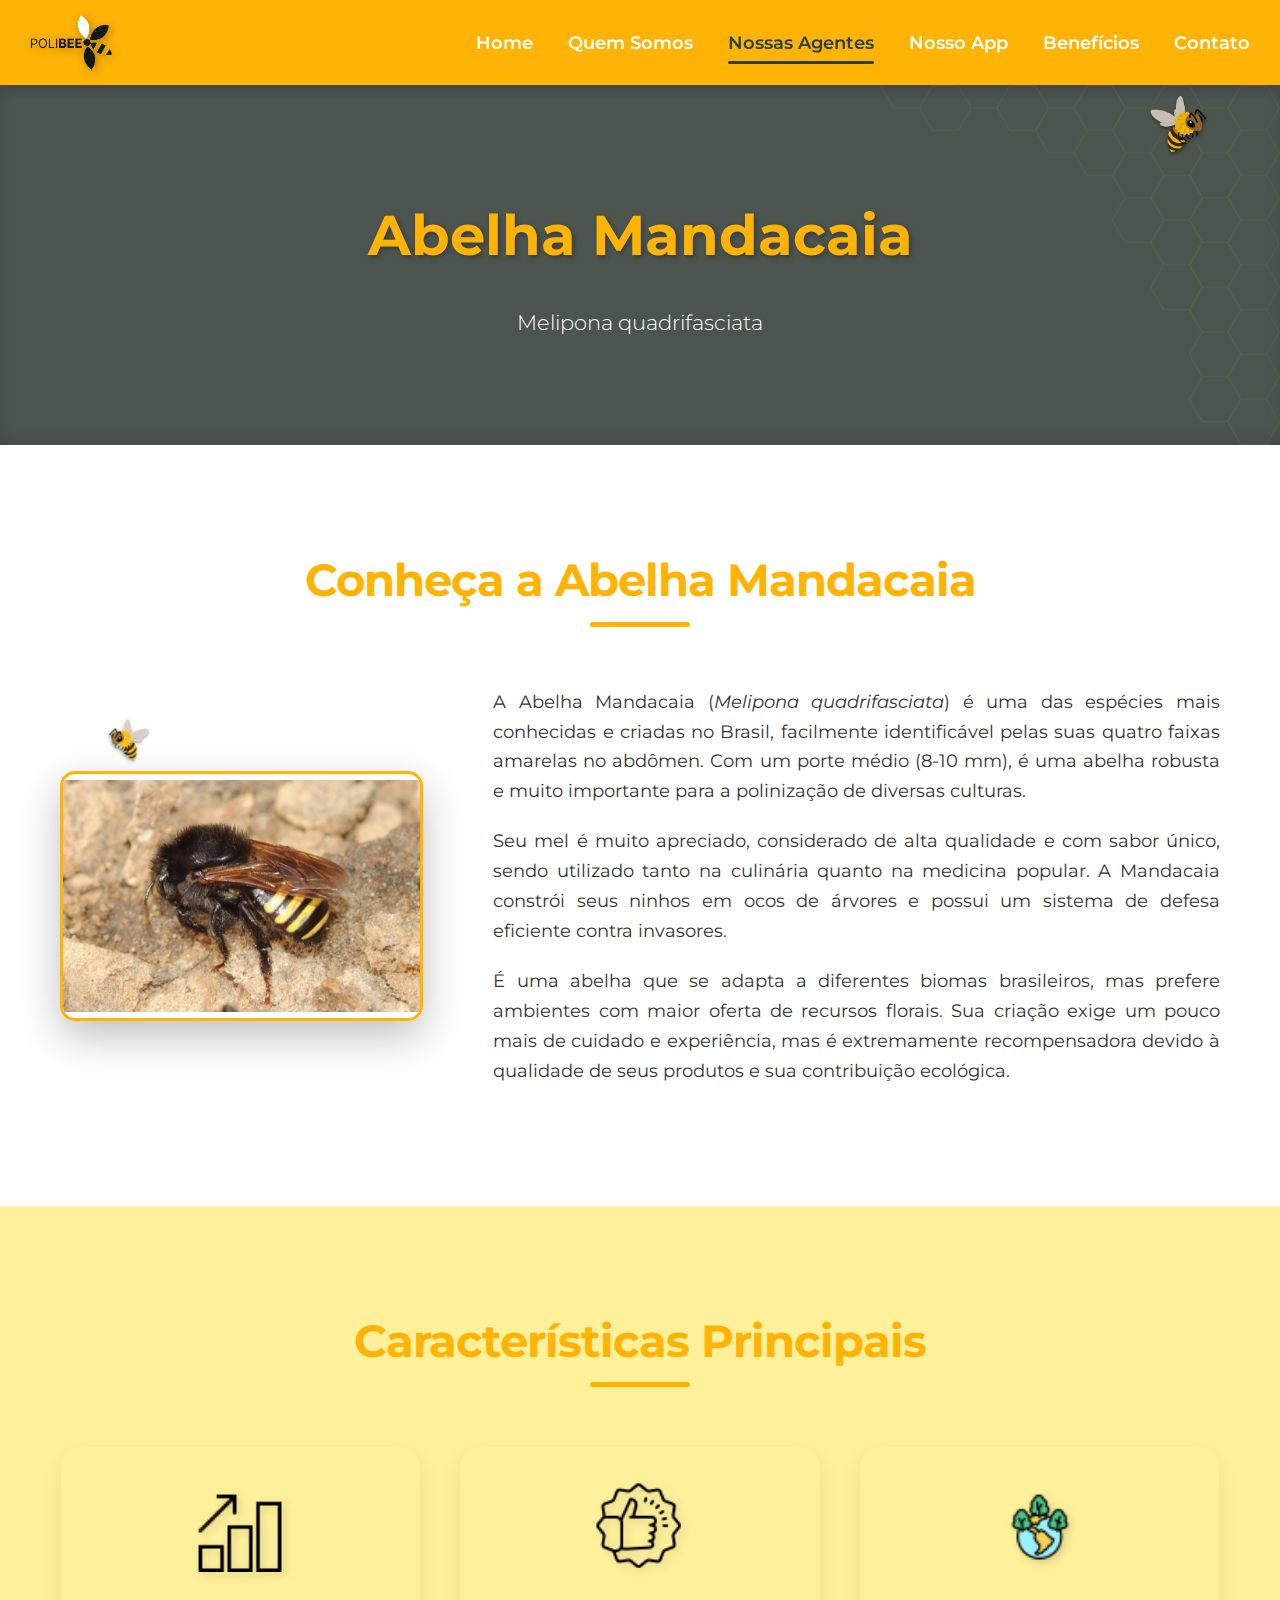
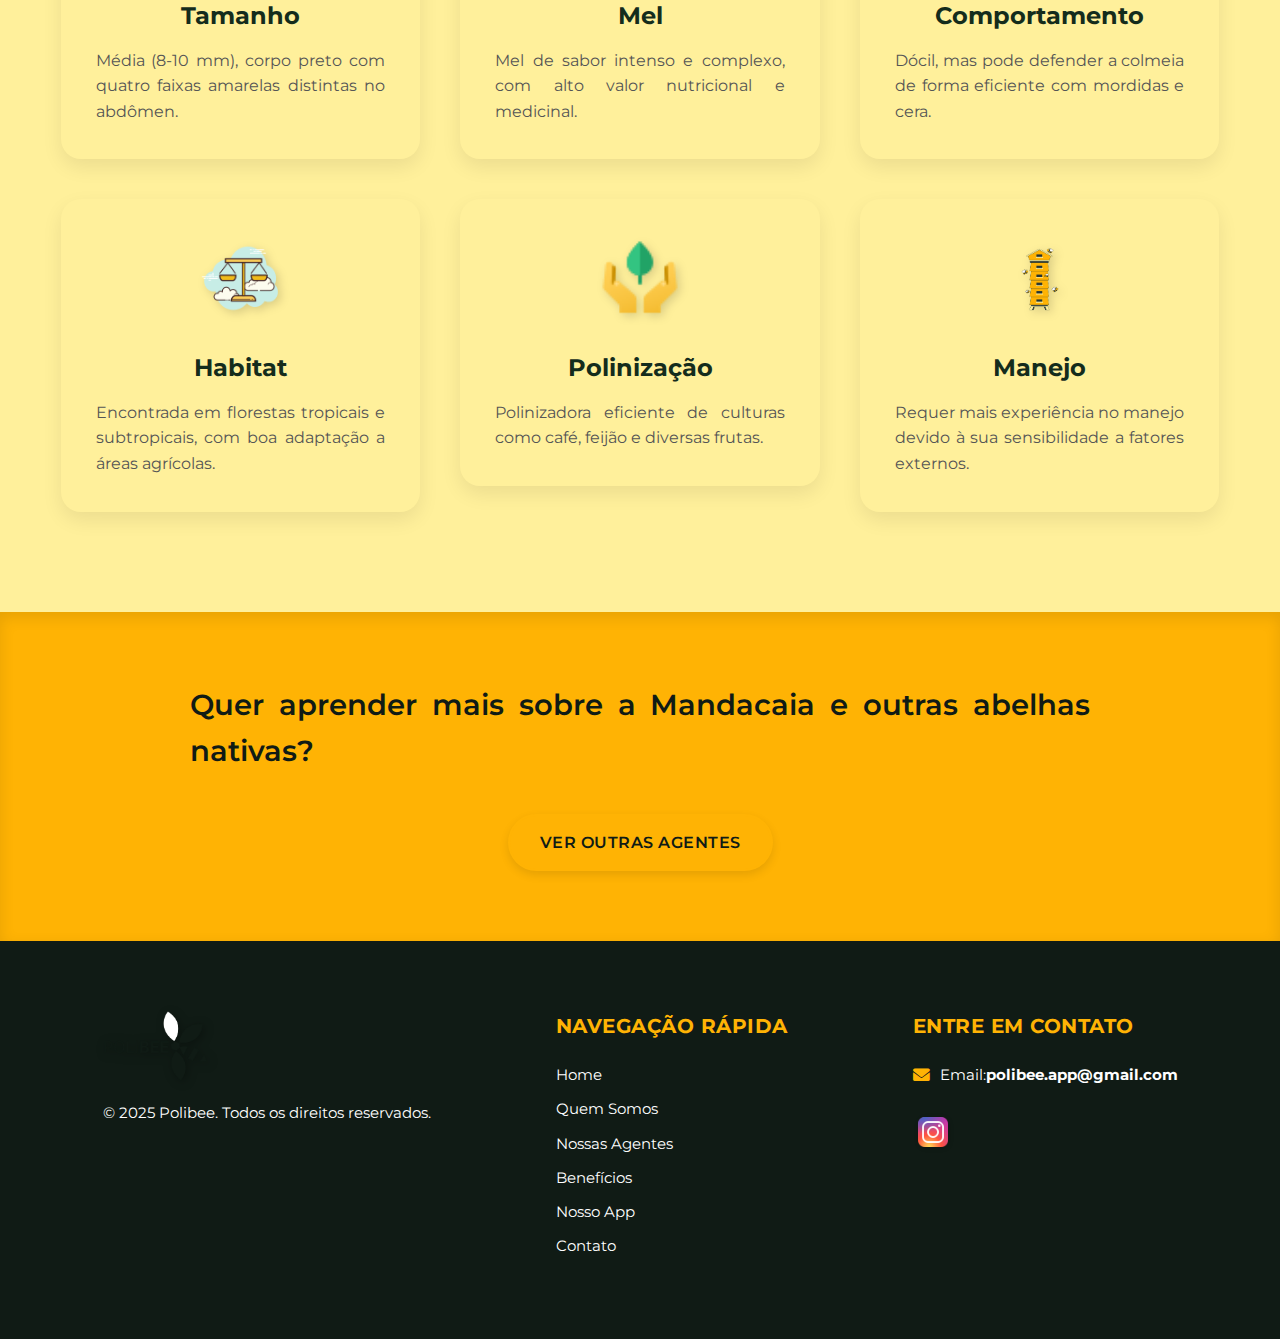
<file: agentes/mandacaia.html>
<!DOCTYPE html>
<html lang="pt-BR">
<head>
    <meta charset="UTF-8">
    <meta name="viewport" content="width=device-width, initial-scale=1.0">
    <title>Abelha Mandacaia - Polibee</title>
    <link rel="stylesheet" href="../css/style.css">
    <link rel="stylesheet" href="https://cdnjs.cloudflare.com/ajax/libs/font-awesome/6.0.0-beta3/css/all.min.css" integrity="sha512-..." crossorigin="anonymous" referrerpolicy="no-referrer" />
    <link href="https://fonts.googleapis.com/css2?family=Montserrat:wght@300;400;600;700&display=swap" rel="stylesheet">
    <!-- Slick Carousel CSS -->
    <link rel="stylesheet" type="text/css" href="../slick/slick.css"/>
    <link rel="stylesheet" type="text/css" href="../slick/slick-theme.css"/>
</head>
<body>

    <!-- Incluir Cabeçalho -->
    <header class="header">
        <div class="logo">
            <a href="../index.html"><img src="../img/logo.png" alt="Logo Polibee"></a>
        </div>
        <nav class="navbar">
            <ul class="nav-list">
                <li><a href="../index.html" class="nav-link">Home</a></li>
                <li><a href="../quem-somos.html" class="nav-link">Quem Somos</a></li>
                <li><a href="../nossas-agentes.html" class="nav-link active">Nossas Agentes</a></li>
                <li><a href="../nosso-app.html" class="nav-link">Nosso App</a></li>
                <li><a href="../beneficios.html" class="nav-link">Benefícios</a></li>
                <li><a href="../contato.html" class="nav-link">Contato</a></li>
            </ul>
        </nav>
        <button class="hamburger-menu" aria-label="Menu de Navegação">
            <i class="fas fa-bars"></i>
        </button>
    </header>
    <div class="mobile-menu-overlay">
        <div class="mobile-menu-content">
            <button class="close-menu-btn" aria-label="Fechar Menu">
                <i class="fas fa-times"></i>
            </button>
            <ul class="mobile-nav-list">
                <li><a href="../index.html" class="nav-link">Home</a></li>
                <li><a href="../quem-somos.html" class="nav-link">Quem Somos</a></li>
                <li><a href="../nossas-agentes.html" class="nav-link active">Nossas Agentes</a></li>
                <li><a href="../nosso-app.html" class="nav-link">Nosso App</a></li>
                <li><a href="../beneficios.html" class="nav-link">Benefícios</a></li>
                <li><a href="../contato.html" class="nav-link">Contato</a></li>
            </ul>
        </div>
    </div>
    <!-- Fim do Cabeçalho -->

    <main>
        <section class="page-hero">
            <div class="container">
                <h1>Abelha Mandacaia</h1>
                <p>Melipona quadrifasciata</p>
            </div>
        </section>

        <section class="section-padding bee-detail-section">
            <div class="container">
                <h2 class="section-title">Conheça a Abelha Mandacaia</h2>
                <div class="content-wrapper">
                    <div class="image-content">
                        <img src="../img/mandacaia.jpg" alt="Abelha Mandacaia" class="illustration-image">
                    </div>
                    <div class="text-content">
                        <p>A Abelha Mandacaia (<em>Melipona quadrifasciata</em>) é uma das espécies mais conhecidas e criadas no Brasil, facilmente identificável pelas suas quatro faixas amarelas no abdômen. Com um porte médio (8-10 mm), é uma abelha robusta e muito importante para a polinização de diversas culturas.</p>
                        <p>Seu mel é muito apreciado, considerado de alta qualidade e com sabor único, sendo utilizado tanto na culinária quanto na medicina popular. A Mandacaia constrói seus ninhos em ocos de árvores e possui um sistema de defesa eficiente contra invasores.</p>
                        <p>É uma abelha que se adapta a diferentes biomas brasileiros, mas prefere ambientes com maior oferta de recursos florais. Sua criação exige um pouco mais de cuidado e experiência, mas é extremamente recompensadora devido à qualidade de seus produtos e sua contribuição ecológica.</p>
                    </div>
                </div>
            </div>
            <!-- Abelhas voando adicionadas às páginas de detalhes -->
            <img src="../img/abelinha.png" alt="Abelha voando" class="flying-bee bee-5">
            <img src="../img/abelinha.png" alt="Abelha voando" class="flying-bee bee-6">
        </section>

        <section class="section-padding" style="background-color: var(--light-yellow);">
            <div class="container">
                <h2 class="section-title">Características Principais</h2>
                <div class="benefits-grid">
                    <div class="benefit-item">
                        <img src="../img/icon-produtividade.png" alt="Tamanho">
                        <h3>Tamanho</h3>
                        <p>Média (8-10 mm), corpo preto com quatro faixas amarelas distintas no abdômen.</p>
                    </div>
                    <div class="benefit-item">
                        <img src="../img/icon-qualidade.png" alt="Mel">
                        <h3>Mel</h3>
                        <p>Mel de sabor intenso e complexo, com alto valor nutricional e medicinal.</p>
                    </div>
                    <div class="benefit-item">
                        <img src="../img/icon-biodiversidade.png" alt="Comportamento">
                        <h3>Comportamento</h3>
                        <p>Dócil, mas pode defender a colmeia de forma eficiente com mordidas e cera.</p>
                    </div>
                    <div class="benefit-item">
                        <img src="../img/icon-equilibrio.png" alt="Habitat">
                        <h3>Habitat</h3>
                        <p>Encontrada em florestas tropicais e subtropicais, com boa adaptação a áreas agrícolas.</p>
                    </div>
                    <div class="benefit-item">
                        <img src="../img/icon-sustentabilidade.png" alt="Polinização">
                        <h3>Polinização</h3>
                        <p>Polinizadora eficiente de culturas como café, feijão e diversas frutas.</p>
                    </div>
                    <div class="benefit-item">
                        <img src="../img/casinha.png" alt="Manejo">
                        <h3>Manejo</h3>
                        <p>Requer mais experiência no manejo devido à sua sensibilidade a fatores externos.</p>
                    </div>
                </div>
            </div>
        </section>

        <section class="call-to-action section-padding">
            <div class="container">
                <p>Quer aprender mais sobre a Mandacaia e outras abelhas nativas?</p>
                <a href="../nossas-agentes.html" class="btn primary-btn">Ver Outras Agentes</a>
            </div>
        </section>
    </main>

    <!-- Incluir Rodapé -->
    <footer class="footer">
        <div class="footer-content container">
            <div class="footer-logo">
                <img src="../img/logo.png" alt="Logo Polibee">
                <p>&copy; 2025 Polibee. Todos os direitos reservados.</p>
            </div>
            <div class="footer-nav">
                <h3>Navegação Rápida</h3>
                <ul>
                    <li><a href="../index.html">Home</a></li>
                    <li><a href="../quem-somos.html">Quem Somos</a></li>
                    <li><a href="../nossas-agentes.html">Nossas Agentes</a></li>
                    <li><a href="../beneficios.html">Benefícios</a></li>
                    <li><a href="../nosso-app.html">Nosso App</a></li>
                    <li><a href="../contato.html">Contato</a></li>
                </ul>
            </div>
            <div class="footer-contact">
                <h3>Entre em Contato</h3>
                <p><i class="fas fa-envelope footer-icon"></i> Email:  <b> polibee.app@gmail.com</b></p>
                <div class="social-icons">
                    <a href="https://instagram.com/polibee.oficial?igsh=MTZ4NmRnenVicWw1YQ==" target="_blank" aria-label="Instagram da Polibee"><img src="../img/icon-instagram.png" alt="Ícone do Instagram"></a>
                </div>
            </div>
        </div>
    </footer>
    <!-- Fim do Rodapé -->

    <!-- Scripts JS -->
    <script src="https://code.jquery.com/jquery-3.6.0.min.js"></script>
    <script type="text/javascript" src="../slick/slick.min.js"></script>
    <script>
        // JavaScript para o menu hambúrguer
        document.addEventListener('DOMContentLoaded', () => {
            const hamburgerMenu = document.querySelector('.hamburger-menu');
            const mobileMenuOverlay = document.querySelector('.mobile-menu-overlay');
            const closeMenuBtn = document.querySelector('.close-menu-btn');
            const navLinks = document.querySelectorAll('.navbar .nav-link');
            const mobileNavLinks = document.querySelectorAll('.mobile-menu-content .nav-link');

            hamburgerMenu.addEventListener('click', () => {
                mobileMenuOverlay.classList.add('active');
                document.body.style.overflow = 'hidden';
            });

            closeMenuBtn.addEventListener('click', () => {
                mobileMenuOverlay.classList.remove('active');
                document.body.style.overflow = 'auto';
            });

            mobileNavLinks.forEach(link => {
                link.addEventListener('click', () => {
                    mobileMenuOverlay.classList.remove('active');
                    document.body.style.overflow = 'auto';
                });
            });

            const currentPath = window.location.pathname.split('/').pop();
            navLinks.forEach(link => {
                if (link.getAttribute('href').includes('nossas-agentes.html')) {
                    link.classList.add('active');
                } else {
                    link.classList.remove('active');
                }
            });
            mobileNavLinks.forEach(link => {
                if (link.getAttribute('href').includes('nossas-agentes.html')) {
                    link.classList.add('active');
                } else {
                    link.classList.remove('active');
                }
            });
        });
    </script>
</body>
</html>
</file>
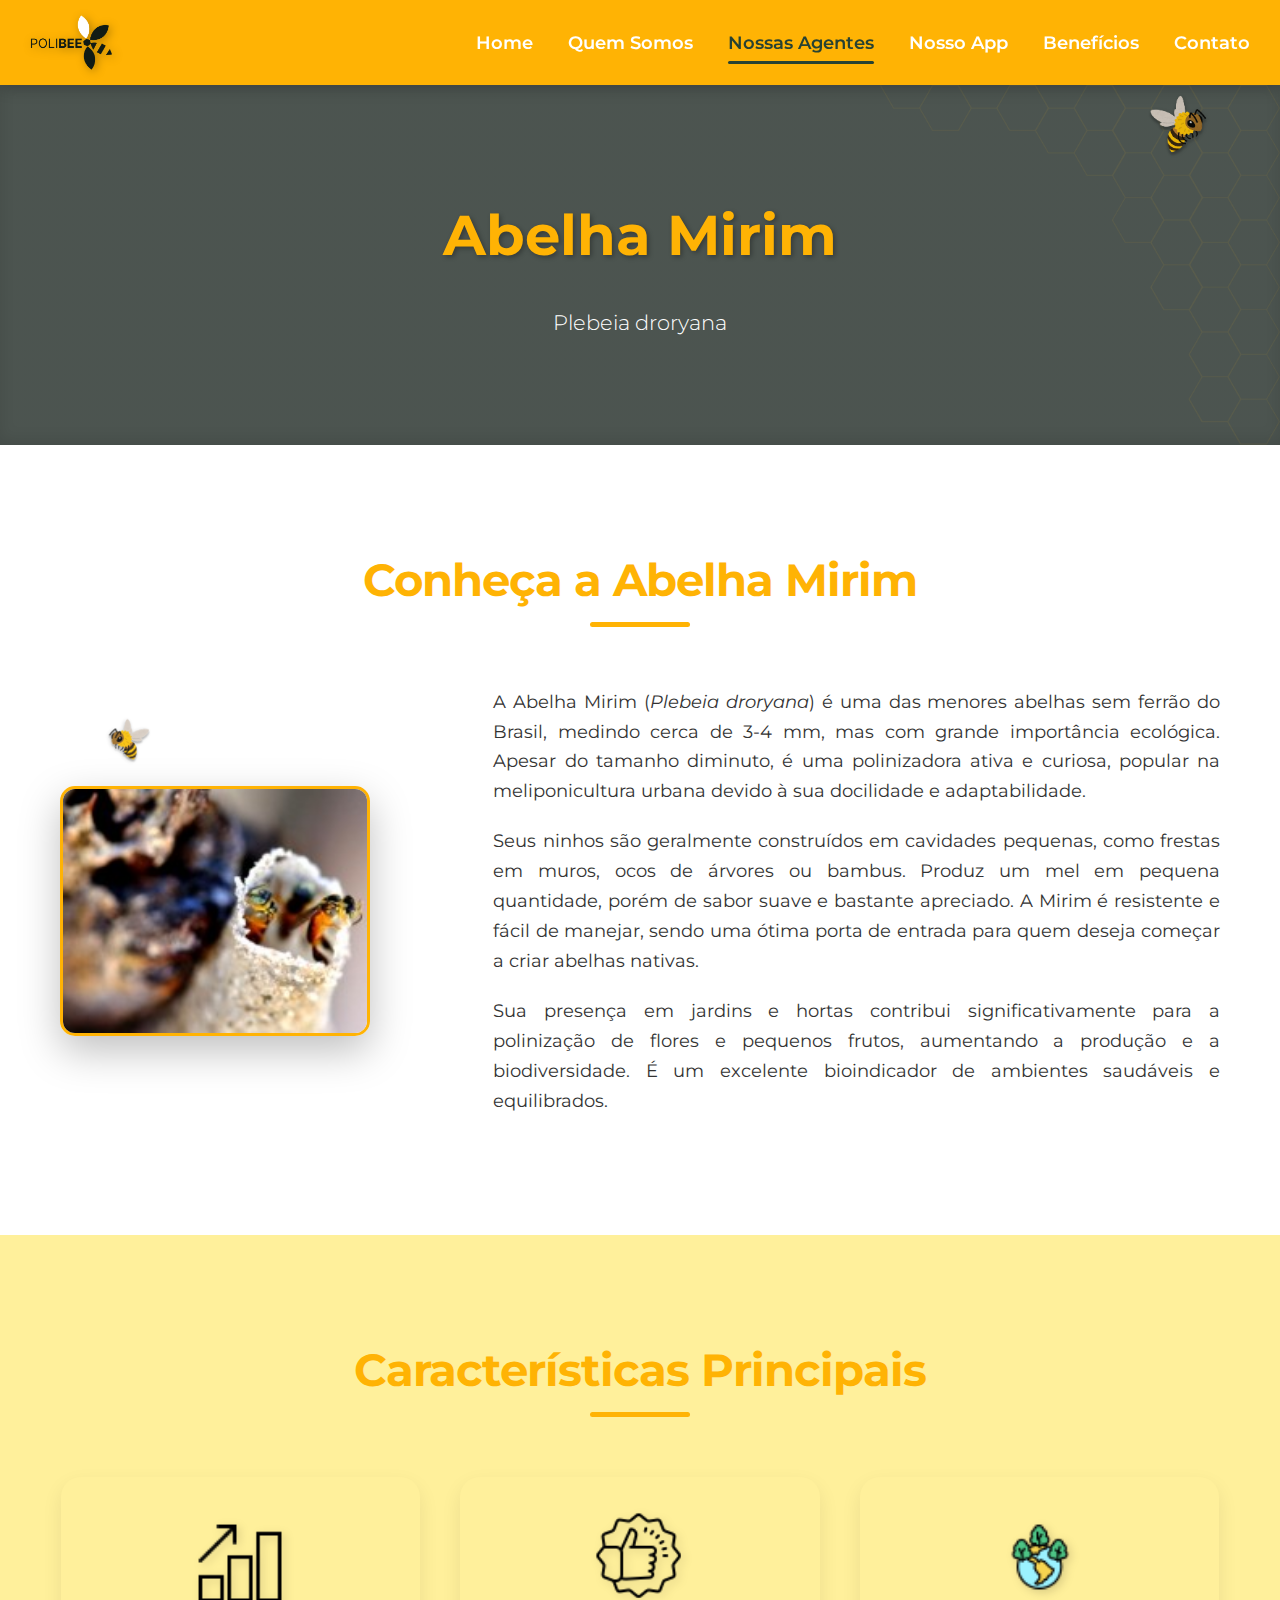
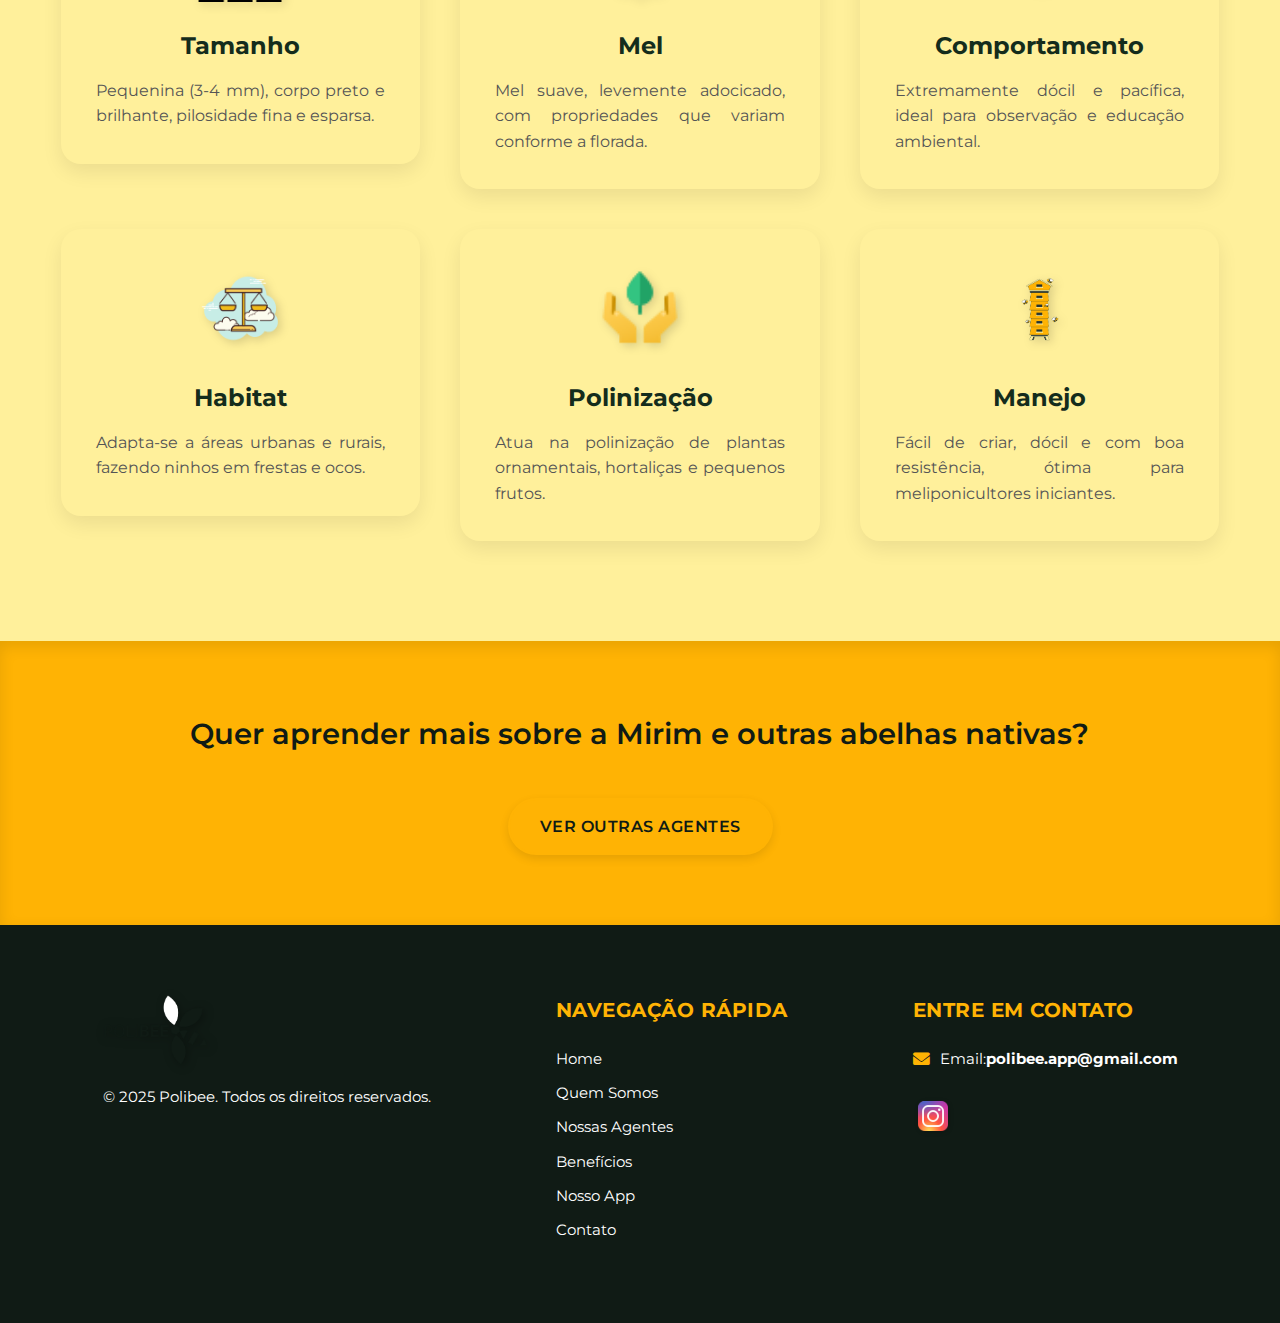
<file: agentes/mirim.html>
<!DOCTYPE html>
<html lang="pt-BR">
<head>
    <meta charset="UTF-8">
    <meta name="viewport" content="width=device-width, initial-scale=1.0">
    <title>Abelha Mirim - Polibee</title>
    <link rel="stylesheet" href="../css/style.css">
    <link rel="stylesheet" href="https://cdnjs.cloudflare.com/ajax/libs/font-awesome/6.0.0-beta3/css/all.min.css" integrity="sha512-..." crossorigin="anonymous" referrerpolicy="no-referrer" />
    <link href="https://fonts.googleapis.com/css2?family=Montserrat:wght@300;400;600;700&display=swap" rel="stylesheet">
    <!-- Slick Carousel CSS -->
    <link rel="stylesheet" type="text/css" href="../slick/slick.css"/>
    <link rel="stylesheet" type="text/css" href="../slick/slick-theme.css"/>
</head>
<body>

    <!-- Incluir Cabeçalho -->
    <header class="header">
        <div class="logo">
            <a href="../index.html"><img src="../img/logo.png" alt="Logo Polibee"></a>
        </div>
        <nav class="navbar">
            <ul class="nav-list">
                <li><a href="../index.html" class="nav-link">Home</a></li>
                <li><a href="../quem-somos.html" class="nav-link">Quem Somos</a></li>
                <li><a href="../nossas-agentes.html" class="nav-link active">Nossas Agentes</a></li>
                <li><a href="../nosso-app.html" class="nav-link">Nosso App</a></li>
                <li><a href="../beneficios.html" class="nav-link">Benefícios</a></li>
                <li><a href="../contato.html" class="nav-link">Contato</a></li>
            </ul>
        </nav>
        <button class="hamburger-menu" aria-label="Menu de Navegação">
            <i class="fas fa-bars"></i>
        </button>
    </header>
    <div class="mobile-menu-overlay">
        <div class="mobile-menu-content">
            <button class="close-menu-btn" aria-label="Fechar Menu">
                <i class="fas fa-times"></i>
            </button>
            <ul class="mobile-nav-list">
                <li><a href="../index.html" class="nav-link">Home</a></li>
                <li><a href="../quem-somos.html" class="nav-link">Quem Somos</a></li>
                <li><a href="../nossas-agentes.html" class="nav-link active">Nossas Agentes</a></li>
                <li><a href="../nosso-app.html" class="nav-link">Nosso App</a></li>
                <li><a href="../beneficios.html" class="nav-link">Benefícios</a></li>
                <li><a href="../contato.html" class="nav-link">Contato</a></li>
            </ul>
        </div>
    </div>
    <!-- Fim do Cabeçalho -->

    <main>
        <section class="page-hero">
            <div class="container">
                <h1>Abelha Mirim</h1>
                <p>Plebeia droryana</p>
            </div>
        </section>

        <section class="section-padding bee-detail-section">
            <div class="container">
                <h2 class="section-title">Conheça a Abelha Mirim</h2>
                <div class="content-wrapper">
                    <div class="image-content">
                        <img src="../img/mirim.jpg" alt="Abelha Mirim" class="illustration-image">
                    </div>
                    <div class="text-content">
                        <p>A Abelha Mirim (<em>Plebeia droryana</em>) é uma das menores abelhas sem ferrão do Brasil, medindo cerca de 3-4 mm, mas com grande importância ecológica. Apesar do tamanho diminuto, é uma polinizadora ativa e curiosa, popular na meliponicultura urbana devido à sua docilidade e adaptabilidade.</p>
                        <p>Seus ninhos são geralmente construídos em cavidades pequenas, como frestas em muros, ocos de árvores ou bambus. Produz um mel em pequena quantidade, porém de sabor suave e bastante apreciado. A Mirim é resistente e fácil de manejar, sendo uma ótima porta de entrada para quem deseja começar a criar abelhas nativas.</p>
                        <p>Sua presença em jardins e hortas contribui significativamente para a polinização de flores e pequenos frutos, aumentando a produção e a biodiversidade. É um excelente bioindicador de ambientes saudáveis e equilibrados.</p>
                    </div>
                </div>
            </div>
            <!-- Abelhas voando adicionadas às páginas de detalhes -->
            <img src="../img/abelinha.png" alt="Abelha voando" class="flying-bee bee-5">
            <img src="../img/abelinha.png" alt="Abelha voando" class="flying-bee bee-6">
        </section>

        <section class="section-padding" style="background-color: var(--light-yellow);">
            <div class="container">
                <h2 class="section-title">Características Principais</h2>
                <div class="benefits-grid">
                    <div class="benefit-item">
                        <img src="../img/icon-produtividade.png" alt="Tamanho">
                        <h3>Tamanho</h3>
                        <p>Pequenina (3-4 mm), corpo preto e brilhante, pilosidade fina e esparsa.</p>
                    </div>
                    <div class="benefit-item">
                        <img src="../img/icon-qualidade.png" alt="Mel">
                        <h3>Mel</h3>
                        <p>Mel suave, levemente adocicado, com propriedades que variam conforme a florada.</p>
                    </div>
                    <div class="benefit-item">
                        <img src="../img/icon-biodiversidade.png" alt="Comportamento">
                        <h3>Comportamento</h3>
                        <p>Extremamente dócil e pacífica, ideal para observação e educação ambiental.</p>
                    </div>
                    <div class="benefit-item">
                        <img src="../img/icon-equilibrio.png" alt="Habitat">
                        <h3>Habitat</h3>
                        <p>Adapta-se a áreas urbanas e rurais, fazendo ninhos em frestas e ocos.</p>
                    </div>
                    <div class="benefit-item">
                        <img src="../img/icon-sustentabilidade.png" alt="Polinização">
                        <h3>Polinização</h3>
                        <p>Atua na polinização de plantas ornamentais, hortaliças e pequenos frutos.</p>
                    </div>
                    <div class="benefit-item">
                        <img src="../img/casinha.png" alt="Manejo">
                        <h3>Manejo</h3>
                        <p>Fácil de criar, dócil e com boa resistência, ótima para meliponicultores iniciantes.</p>
                    </div>
                </div>
            </div>
        </section>

        <section class="call-to-action section-padding">
            <div class="container">
                <p>Quer aprender mais sobre a Mirim e outras abelhas nativas?</p>
                <a href="../nossas-agentes.html" class="btn primary-btn">Ver Outras Agentes</a>
            </div>
        </section>
    </main>

    <!-- Incluir Rodapé -->
    <footer class="footer">
        <div class="footer-content container">
            <div class="footer-logo">
                <img src="../img/logo.png" alt="Logo Polibee">
                <p>&copy; 2025 Polibee. Todos os direitos reservados.</p>
            </div>
            <div class="footer-nav">
                <h3>Navegação Rápida</h3>
                <ul>
                    <li><a href="../index.html">Home</a></li>
                    <li><a href="../quem-somos.html">Quem Somos</a></li>
                    <li><a href="../nossas-agentes.html">Nossas Agentes</a></li>
                    <li><a href="../beneficios.html">Benefícios</a></li>
                    <li><a href="../nosso-app.html">Nosso App</a></li>
                    <li><a href="../contato.html">Contato</a></li>
                </ul>
            </div>
            <div class="footer-contact">
                <h3>Entre em Contato</h3>
                <p><i class="fas fa-envelope footer-icon"></i> Email:  <b> polibee.app@gmail.com</b></p>
                <div class="social-icons">
                    <a href="https://instagram.com/polibee.oficial?igsh=MTZ4NmRnenVicWw1YQ==" target="_blank" aria-label="Instagram da Polibee"><img src="../img/icon-instagram.png" alt="Ícone do Instagram"></a>
                </div>
            </div>
        </div>
    </footer>
    <!-- Fim do Rodapé -->

    <!-- Scripts JS -->
    <script src="https://code.jquery.com/jquery-3.6.0.min.js"></script>
    <script type="text/javascript" src="../slick/slick.min.js"></script>
    <script>
        // JavaScript para o menu hambúrguer
        document.addEventListener('DOMContentLoaded', () => {
            const hamburgerMenu = document.querySelector('.hamburger-menu');
            const mobileMenuOverlay = document.querySelector('.mobile-menu-overlay');
            const closeMenuBtn = document.querySelector('.close-menu-btn');
            const navLinks = document.querySelectorAll('.navbar .nav-link');
            const mobileNavLinks = document.querySelectorAll('.mobile-menu-content .nav-link');

            hamburgerMenu.addEventListener('click', () => {
                mobileMenuOverlay.classList.add('active');
                document.body.style.overflow = 'hidden';
            });

            closeMenuBtn.addEventListener('click', () => {
                mobileMenuOverlay.classList.remove('active');
                document.body.style.overflow = 'auto';
            });

            mobileNavLinks.forEach(link => {
                link.addEventListener('click', () => {
                    mobileMenuOverlay.classList.remove('active');
                    document.body.style.overflow = 'auto';
                });
            });

            const currentPath = window.location.pathname.split('/').pop();
            navLinks.forEach(link => {
                if (link.getAttribute('href').includes('nossas-agentes.html')) {
                    link.classList.add('active');
                } else {
                    link.classList.remove('active');
                }
            });
            mobileNavLinks.forEach(link => {
                if (link.getAttribute('href').includes('nossas-agentes.html')) {
                    link.classList.add('active');
                } else {
                    link.classList.remove('active');
                }
            });
        });
    </script>
</body>
</html>
</file>
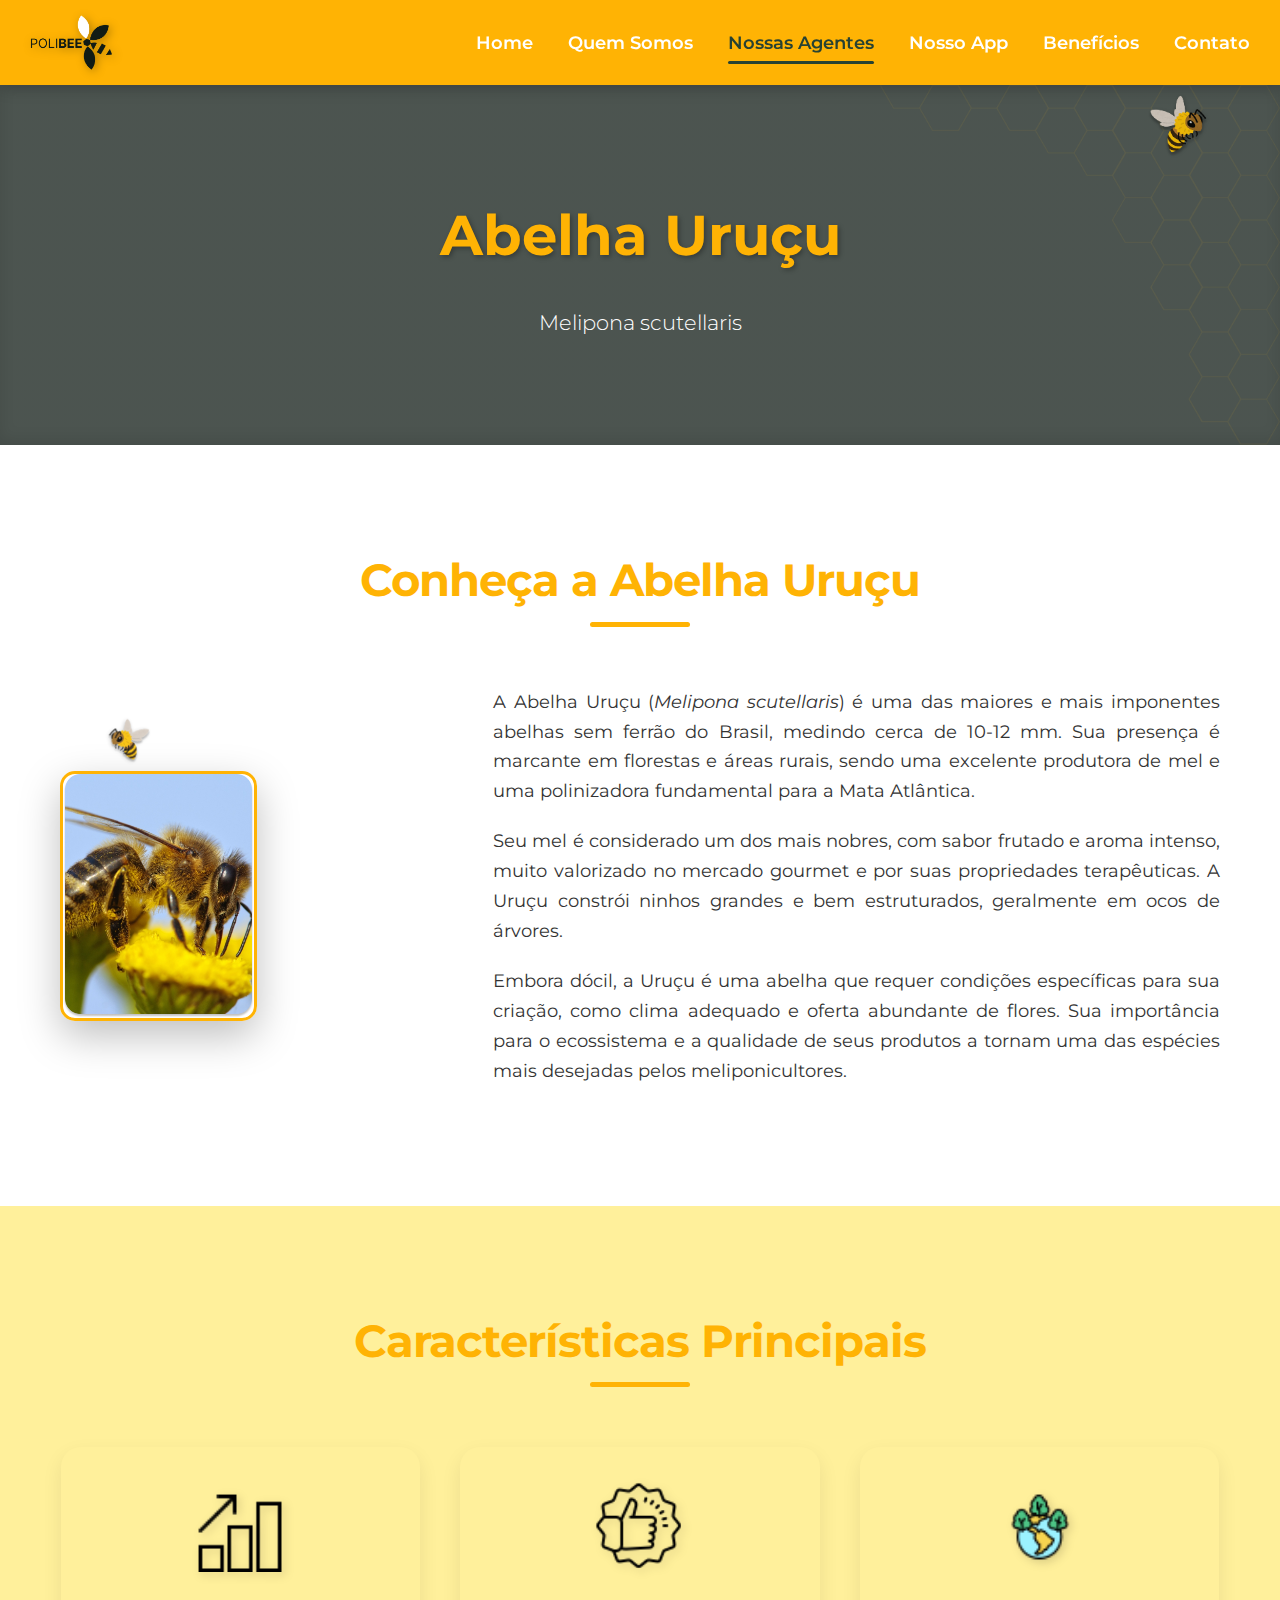
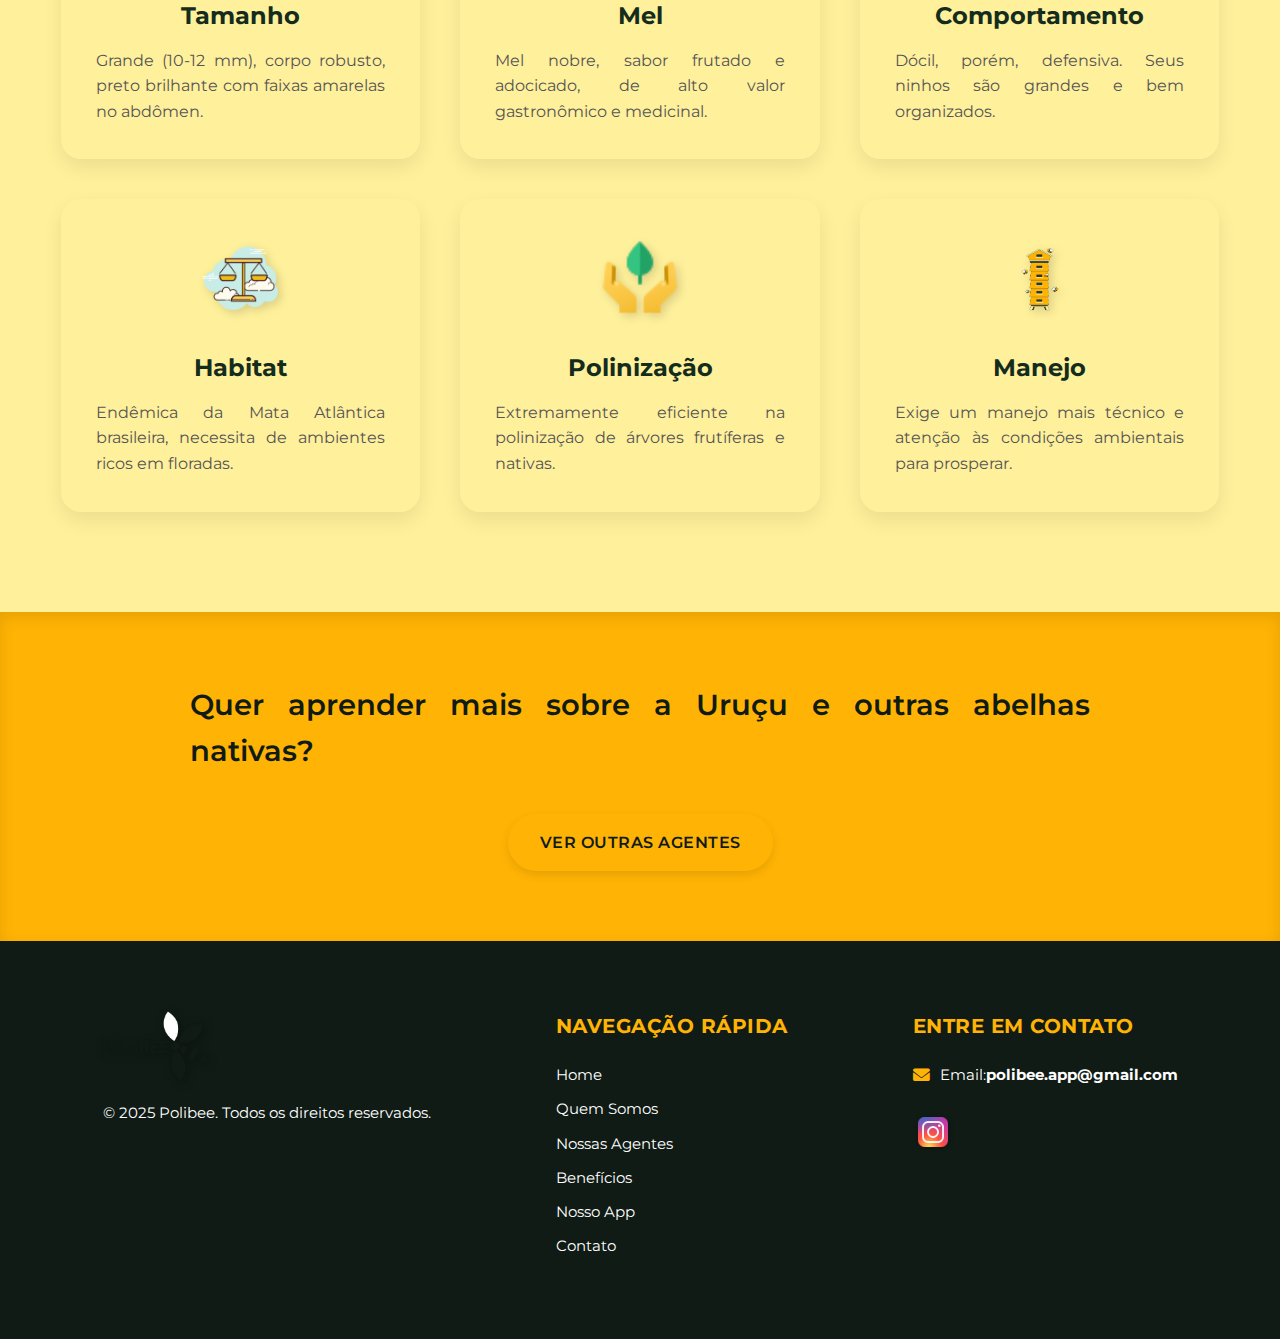
<file: agentes/urucu.html>
<!DOCTYPE html>
<html lang="pt-BR">
<head>
    <meta charset="UTF-8">
    <meta name="viewport" content="width=device-width, initial-scale=1.0">
    <title>Abelha Uruçu - Polibee</title>
    <link rel="stylesheet" href="../css/style.css">
    <link rel="stylesheet" href="https://cdnjs.cloudflare.com/ajax/libs/font-awesome/6.0.0-beta3/css/all.min.css" integrity="sha512-..." crossorigin="anonymous" referrerpolicy="no-referrer" />
    <link href="https://fonts.googleapis.com/css2?family=Montserrat:wght@300;400;600;700&display=swap" rel="stylesheet">
    <!-- Slick Carousel CSS -->
    <link rel="stylesheet" type="text/css" href="../slick/slick.css"/>
    <link rel="stylesheet" type="text/css" href="../slick/slick-theme.css"/>
</head>
<body>

    <!-- Incluir Cabeçalho -->
    <header class="header">
        <div class="logo">
            <a href="../index.html"><img src="../img/logo.png" alt="Logo Polibee"></a>
        </div>
        <nav class="navbar">
            <ul class="nav-list">
                <li><a href="../index.html" class="nav-link">Home</a></li>
                <li><a href="../quem-somos.html" class="nav-link">Quem Somos</a></li>
                <li><a href="../nossas-agentes.html" class="nav-link active">Nossas Agentes</a></li>
                <li><a href="../nosso-app.html" class="nav-link">Nosso App</a></li>
                <li><a href="../beneficios.html" class="nav-link">Benefícios</a></li>
                <li><a href="../contato.html" class="nav-link">Contato</a></li>
            </ul>
        </nav>
        <button class="hamburger-menu" aria-label="Menu de Navegação">
            <i class="fas fa-bars"></i>
        </button>
    </header>
    <div class="mobile-menu-overlay">
        <div class="mobile-menu-content">
            <button class="close-menu-btn" aria-label="Fechar Menu">
                <i class="fas fa-times"></i>
            </button>
            <ul class="mobile-nav-list">
                <li><a href="../index.html" class="nav-link">Home</a></li>
                <li><a href="../quem-somos.html" class="nav-link">Quem Somos</a></li>
                <li><a href="../nossas-agentes.html" class="nav-link active">Nossas Agentes</a></li>
                <li><a href="../nosso-app.html" class="nav-link">Nosso App</a></li>
                <li><a href="../beneficios.html" class="nav-link">Benefícios</a></li>
                <li><a href="../contato.html" class="nav-link">Contato</a></li>
            </ul>
        </div>
    </div>
    <!-- Fim do Cabeçalho -->

    <main>
        <section class="page-hero">
            <div class="container">
                <h1>Abelha Uruçu</h1>
                <p>Melipona scutellaris</p>
            </div>
        </section>

        <section class="section-padding bee-detail-section">
            <div class="container">
                <h2 class="section-title">Conheça a Abelha Uruçu</h2>
                <div class="content-wrapper">
                    <div class="image-content">
                        <img src="../img/urucu.png" alt="Abelha Uruçu" class="illustration-image">
                    </div>
                    <div class="text-content">
                        <p>A Abelha Uruçu (<em>Melipona scutellaris</em>) é uma das maiores e mais imponentes abelhas sem ferrão do Brasil, medindo cerca de 10-12 mm. Sua presença é marcante em florestas e áreas rurais, sendo uma excelente produtora de mel e uma polinizadora fundamental para a Mata Atlântica.</p>
                        <p>Seu mel é considerado um dos mais nobres, com sabor frutado e aroma intenso, muito valorizado no mercado gourmet e por suas propriedades terapêuticas. A Uruçu constrói ninhos grandes e bem estruturados, geralmente em ocos de árvores.</p>
                        <p>Embora dócil, a Uruçu é uma abelha que requer condições específicas para sua criação, como clima adequado e oferta abundante de flores. Sua importância para o ecossistema e a qualidade de seus produtos a tornam uma das espécies mais desejadas pelos meliponicultores.</p>
                    </div>
                </div>
            </div>
            <!-- Abelhas voando adicionadas às páginas de detalhes -->
            <img src="../img/abelinha.png" alt="Abelha voando" class="flying-bee bee-5">
            <img src="../img/abelinha.png" alt="Abelha voando" class="flying-bee bee-6">
        </section>

        <section class="section-padding" style="background-color: var(--light-yellow);">
            <div class="container">
                <h2 class="section-title">Características Principais</h2>
                <div class="benefits-grid">
                    <div class="benefit-item">
                        <img src="../img/icon-produtividade.png" alt="Tamanho">
                        <h3>Tamanho</h3>
                        <p>Grande (10-12 mm), corpo robusto, preto brilhante com faixas amarelas no abdômen.</p>
                    </div>
                    <div class="benefit-item">
                        <img src="../img/icon-qualidade.png" alt="Mel">
                        <h3>Mel</h3>
                        <p>Mel nobre, sabor frutado e adocicado, de alto valor gastronômico e medicinal.</p>
                    </div>
                    <div class="benefit-item">
                        <img src="../img/icon-biodiversidade.png" alt="Comportamento">
                        <h3>Comportamento</h3>
                        <p>Dócil, porém, defensiva. Seus ninhos são grandes e bem organizados.</p>
                    </div>
                    <div class="benefit-item">
                        <img src="../img/icon-equilibrio.png" alt="Habitat">
                        <h3>Habitat</h3>
                        <p>Endêmica da Mata Atlântica brasileira, necessita de ambientes ricos em floradas.</p>
                    </div>
                    <div class="benefit-item">
                        <img src="../img/icon-sustentabilidade.png" alt="Polinização">
                        <h3>Polinização</h3>
                        <p>Extremamente eficiente na polinização de árvores frutíferas e nativas.</p>
                    </div>
                    <div class="benefit-item">
                        <img src="../img/casinha.png" alt="Manejo">
                        <h3>Manejo</h3>
                        <p>Exige um manejo mais técnico e atenção às condições ambientais para prosperar.</p>
                    </div>
                </div>
            </div>
        </section>

        <section class="call-to-action section-padding">
            <div class="container">
                <p>Quer aprender mais sobre a Uruçu e outras abelhas nativas?</p>
                <a href="../nossas-agentes.html" class="btn primary-btn">Ver Outras Agentes</a>
            </div>
        </section>
    </main>

    <!-- Incluir Rodapé -->
    <footer class="footer">
        <div class="footer-content container">
            <div class="footer-logo">
                <img src="../img/logo.png" alt="Logo Polibee">
                <p>&copy; 2025 Polibee. Todos os direitos reservados.</p>
            </div>
            <div class="footer-nav">
                <h3>Navegação Rápida</h3>
                <ul>
                    <li><a href="../index.html">Home</a></li>
                    <li><a href="../quem-somos.html">Quem Somos</a></li>
                    <li><a href="../nossas-agentes.html">Nossas Agentes</a></li>
                    <li><a href="../beneficios.html">Benefícios</a></li>
                    <li><a href="../nosso-app.html">Nosso App</a></li>
                    <li><a href="../contato.html">Contato</a></li>
                </ul>
            </div>
            <div class="footer-contact">
                <h3>Entre em Contato</h3>
                <p><i class="fas fa-envelope footer-icon"></i> Email:  <b> polibee.app@gmail.com</b></p>
                <div class="social-icons">
                    <a href="https://instagram.com/polibee.oficial?igsh=MTZ4NmRnenVicWw1YQ==" target="_blank" aria-label="Instagram da Polibee"><img src="../img/icon-instagram.png" alt="Ícone do Instagram"></a>
                </div>
            </div>
        </div>
    </footer>
    <!-- Fim do Rodapé -->

    <!-- Scripts JS -->
    <script src="https://code.jquery.com/jquery-3.6.0.min.js"></script>
    <script type="text/javascript" src="../slick/slick.min.js"></script>
    <script>
        // JavaScript para o menu hambúrguer
        document.addEventListener('DOMContentLoaded', () => {
            const hamburgerMenu = document.querySelector('.hamburger-menu');
            const mobileMenuOverlay = document.querySelector('.mobile-menu-overlay');
            const closeMenuBtn = document.querySelector('.close-menu-btn');
            const navLinks = document.querySelectorAll('.navbar .nav-link');
            const mobileNavLinks = document.querySelectorAll('.mobile-menu-content .nav-link');

            hamburgerMenu.addEventListener('click', () => {
                mobileMenuOverlay.classList.add('active');
                document.body.style.overflow = 'hidden';
            });

            closeMenuBtn.addEventListener('click', () => {
                mobileMenuOverlay.classList.remove('active');
                document.body.style.overflow = 'auto';
            });

            mobileNavLinks.forEach(link => {
                link.addEventListener('click', () => {
                    mobileMenuOverlay.classList.remove('active');
                    document.body.style.overflow = 'auto';
                });
            });

            const currentPath = window.location.pathname.split('/').pop();
            navLinks.forEach(link => {
                if (link.getAttribute('href').includes('nossas-agentes.html')) {
                    link.classList.add('active');
                } else {
                    link.classList.remove('active');
                }
            });
            mobileNavLinks.forEach(link => {
                if (link.getAttribute('href').includes('nossas-agentes.html')) {
                    link.classList.add('active');
                } else {
                    link.classList.remove('active');
                }
            });
        });
    </script>
</body>
</html>
</file>
<file: css/style.css>
/* ==========================================================================
   POLIBEE - Style Sheet
   Autor: GPT-4o
   ========================================================================== */

/* Paleta de Cores (Definidas como variáveis CSS para fácil acesso) */
:root {
    --dark-green: #101B15;    /* Verde Escuro, para fundo e textos principais */
    --medium-green: #142C1C;  /* Verde Médio, para destaques e ícones */
    --bright-yellow: #FFB304; /* Amarelo Vibrante, para botões, destaques e links ativos */
    --light-yellow: #FFF09B;  /* Amarelo Claro, para seções de fundo suave */
    --white: #FFFFFF;         /* Branco, para textos e fundos claros */
    --text-color-dark: #333333; /* Cor padrão para textos escuros */
    --text-color-light: #555555; /* Cor para textos mais suaves */
    --dark-green-hover: #274233; /* NOVO: Cor de hover/ativo para a nav bar */
}

/* Base e Reset Básico */
* {
    margin: 0;
    padding: 0;
    box-sizing: border-box; /* Garante que padding e border não aumentam o tamanho do elemento */
}

body {
    font-family: 'Montserrat', sans-serif;
    line-height: 1.6;
    color: var(--text-color-dark);
    background-color: var(--white);
    overflow-x: hidden; /* Previne barras de rolagem horizontais indesejadas por animações */
}

a {
    text-decoration: none;
    color: inherit; /* Links herdam a cor do texto pai por padrão */
}

ul {
    list-style: none; /* Remove marcadores de lista padrão */
}

img {
    max-width: 100%;
    height: auto;
    display: block; /* Remove o espaço extra abaixo das imagens */
}

/* Contêiner Geral (Centraliza o conteúdo e adiciona padding lateral) */
.container {
    max-width: 1200px;
    margin: 0 auto;
    padding: 0 20px;
}

/* NOVO: Padding para seções internas */
.section-padding {
    padding: 100px 0;
}

/* NOVO: Estilo para parágrafos dentro de seções de conteúdo */
.section-padding p {
    text-align: justify; /* Garante justificação em todos os parágrafos de conteúdo */
}


/* Títulos de Seção (Estilo padrão para h2 das seções principais) */
.section-title {
    font-size: 2.8em;
    font-weight: 700;
    text-align: center;
    margin-bottom: 60px;
    color: var(--bright-yellow);
    position: relative;
    padding-bottom: 10px;
    letter-spacing: -1px; /* Ajuste para melhor leitura em títulos grandes */
}

.section-title::after {
    content: '';
    position: absolute;
    left: 50%;
    bottom: 0;
    transform: translateX(-50%);
    width: 100px; /* Largura da linha */
    height: 5px;  /* Espessura da linha */
    background-color: var(--bright-yellow);
    border-radius: 2.5px; /* Bordas arredondadas para a linha */
}

/* Botões (Estilos reutilizáveis para calls to action) */
.btn {
    display: inline-block;
    padding: 14px 30px;
    border-radius: 50px; /* Botões com cantos arredondados */
    font-weight: 600;
    text-align: center;
    transition: all 0.3s ease; /* Transição suave para hover */
    border: 2px solid transparent; /* Borda transparente para consistência no hover */
    cursor: pointer;
    text-transform: uppercase;
    letter-spacing: 0.5px;
    box-shadow: 0 4px 10px rgba(0,0,0,0.1); /* Sombra suave */
}

.primary-btn {
    background-color: var(--bright-yellow);
    color: var(--dark-green);
    border-color: var(--bright-yellow);
}

.primary-btn:hover {
    background-color: var(--dark-green);
    color: var(--bright-yellow);
    border-color: var(--dark-green);
    transform: translateY(-3px); /* Efeito de elevação */
    box-shadow: 0 8px 15px rgba(0,0,0,0.2);
}

.secondary-btn {
    background-color: var(--dark-green);
    color: var(--white);
    border-color: var(--dark-green);
}

.secondary-btn:hover {
    background-color: var(--white);
    color: var(--dark-green);
    border-color: var(--dark-green);
    transform: translateY(-3px);
    box-shadow: 0 8px 15px rgba(0,0,0,0.2);
}

.tertiary-btn {
    background-color: transparent;
    color: var(--medium-green);
    border-color: var(--medium-green);
    font-size: 0.9em;
    padding: 10px 20px;
    box-shadow: none; /* Remove sombra para botões menores */
}

.tertiary-btn:hover {
    background-color: var(--medium-green);
    color: var(--white);
    transform: translateY(-2px);
    box-shadow: 0 2px 5px rgba(0,0,0,0.1);
}

/* Efeito "pulse" para um botão CTA no Hero */
.primary-btn.pulse-effect {
    animation: pulse 2s infinite ease-in-out;
}

@keyframes pulse {
    0% { transform: scale(1); box-shadow: 0 0 0 0 rgba(255, 179, 4, 0.7); }
    70% { transform: scale(1.05); box-shadow: 0 0 0 15px rgba(255, 179, 4, 0); }
    100% { transform: scale(1); box-shadow: 0 0 0 0 rgba(255, 179, 4, 0); }
}


/* ==========================================================================
   Cabeçalho e Navegação
   ========================================================================== */
.header {
    background-color: var(--bright-yellow);
    padding: 15px 30px;
    display: flex;
    justify-content: space-between;
    align-items: center;
    position: sticky;
    top: 0;
    z-index: 1000;
    box-shadow: 0 3px 15px rgba(0, 0, 0, 0.2);
}

.header .logo img {
    height: 55px;
    transition: transform 0.3s ease;
    filter: drop-shadow(2px 2px 5px rgba(0,0,0,0.3));
}

.header .logo img:hover {
    transform: scale(1.05);
}

.navbar .nav-list {
    display: flex;
    gap: 35px;
}

.navbar .nav-list .nav-link {
    color: var(--white);
    font-weight: 600;
    font-size: 1.15em;
    padding: 5px 0;
    position: relative;
    transition: color 0.3s ease;
}

/* Efeito de Sublinhado e Mudança de Cor no Hover/Ativo */
.navbar .nav-list .nav-link::after {
    content: '';
    position: absolute;
    left: 0;
    bottom: -5px;
    width: 0;
    height: 3px;
    background-color: var(--dark-green-hover);
    transition: width 0.3s ease;
    border-radius: 1.5px;
}

.navbar .nav-list .nav-link:hover {
    color: var(--dark-green-hover);
}

.navbar .nav-list .nav-link:hover::after,
.navbar .nav-list .nav-link.active::after {
    width: 100%;
}

.navbar .nav-list .nav-link.active {
    color: var(--dark-green-hover);
}

/* Botão de Hambúrguer (Escondido por padrão no desktop) */
.hamburger-menu {
    display: none;
    background: none;
    border: none;
    color: var(--white);
    font-size: 2em;
    cursor: pointer;
    z-index: 1001;
}

/* ==========================================================================
   Menu Mobile (Overlay)
   ========================================================================== */
.mobile-menu-overlay {
    display: none; /* Oculta o menu mobile por padrão (em desktop) */
    position: fixed;
    top: 0;
    left: 0;
    width: 100%;
    height: 100%;
    background-color: rgba(16, 27, 21, 0.9);
    z-index: 1050;
    justify-content: center;
    align-items: center;
    opacity: 0;
    visibility: hidden;
    transition: opacity 0.3s ease, visibility 0.3s ease;
}

.mobile-menu-overlay.active {
    display: flex;
    opacity: 1;
    visibility: visible;
}

.mobile-menu-content {
    background-color: var(--dark-green);
    padding: 30px;
    border-radius: 10px;
    max-width: 350px;
    width: 90%;
    position: relative;
    box-shadow: 0 0 20px rgba(0, 0, 0, 0.5);
    color: var(--white);
    text-align: center;
}

.mobile-menu-content .close-menu-btn {
    position: absolute;
    top: 15px;
    right: 15px;
    background: none;
    border: none;
    font-size: 2em;
    color: var(--white);
    cursor: pointer;
    z-index: 10;
}

.mobile-menu-content .mobile-nav-list {
    list-style: none;
    padding: 0;
    display: flex;
    flex-direction: column;
    gap: 15px;
}

.mobile-menu-content .mobile-nav-list .nav-link {
    color: var(--white);
    font-size: 1.3em;
    font-weight: 600;
    display: block;
    padding: 10px 0;
    transition: color 0.3s ease, transform 0.3s ease;
}

.mobile-menu-content .mobile-nav-list .nav-link:hover,
.mobile-menu-content .mobile-nav-list .nav-link.active {
    color: var(--bright-yellow);
    transform: translateX(5px);
}

/* ==========================================================================
   Seção Hero (Página Inicial)
   ========================================================================== */
.hero-section {
    background: url('../img/apicultor.jpg') no-repeat center center;
    background-size: cover;
    background-position: center;
    color: var(--white);
    padding: 120px 0;
    text-align: center;
    display: flex;
    flex-direction: column;
    align-items: center;
    justify-content: center;
    position: relative;
    overflow: hidden;
    min-height: 70vh;
}

.hero-text-container {
    background-color: rgba(0, 0, 0, 0.6);
    padding: 50px;
    border-radius: 20px;
    max-width: 900px;
    margin: 0 auto;
    text-align: center;
    z-index: 10;
    box-shadow: 0 10px 30px rgba(0,0,0,0.5);
    backdrop-filter: blur(2px);
    -webkit-backdrop-filter: blur(2px);
}

.hero-content {
    z-index: 10;
    max-width: 100%;
    padding: 0;
}

.hero-content h1 {
    font-size: 4.2em;
    font-weight: 700;
    margin-bottom: 25px;
    line-height: 1.2;
    color: var(--bright-yellow);
    text-shadow: 3px 3px 6px rgba(0,0,0,0.4);
    animation: fadeInDown 1.5s ease-out;
}

.hero-content p {
    font-size: 1.4em;
    margin-bottom: 50px;
    font-weight: 300;
    animation: fadeInUp 1.5s ease-out 0.5s forwards;
    opacity: 0;
    color: var(--white);
}

@keyframes fadeInDown {
    from { opacity: 0; transform: translateY(-50px); }
    to { opacity: 1; transform: translateY(0); }
}

@keyframes fadeInUp {
    from { opacity: 0; transform: translateY(50px); }
    to { opacity: 1; transform: translateY(0); }
}

/* Animações de Abelhas Voando */
.flying-bee {
    position: absolute;
    width: 60px;
    height: auto;
    animation-duration: 12s;
    animation-iteration-count: infinite;
    animation-timing-function: ease-in-out;
    opacity: 0.9;
    z-index: 5;
    filter: drop-shadow(1px 1px 2px rgba(0,0,0,0.2));
}

.hero-section .flying-bee.bee-1 {
    top: 15%;
    left: 10%;
    animation-name: flyBee1;
    animation-delay: 0s;
}

.hero-section .flying-bee.bee-2 {
    bottom: 10%;
    right: 15%;
    animation-name: flyBee2;
    animation-delay: 2s;
    transform: scaleX(-1);
}

.about-brief-section .flying-bee.bee-3 {
    top: 5%;
    left: 10%;
    animation-name: flyBee3;
    animation-delay: 1s;
}

.about-brief-section .flying-bee.bee-4 {
    bottom: 10%;
    right: 5%;
    animation-name: flyBee4;
    animation-delay: 3s;
    transform: scaleX(-1);
}

/* NOVO: Abelhas voando nas páginas de detalhes de abelhas */
.bee-detail-section .flying-bee.bee-5 {
    top: 10%;
    right: 5%;
    animation-name: flyBee5;
    animation-delay: 0.5s;
    width: 70px;
}
.bee-detail-section .flying-bee.bee-6 {
    bottom: 15%;
    left: 8%;
    animation-name: flyBee1; /* Reutilizando animação */
    animation-delay: 1.5s;
    width: 50px;
    transform: scaleX(-1);
}

/* Keyframes para as rotas das abelhas */
@keyframes flyBee1 {
    0% { transform: translate(0, 0) rotate(0deg); }
    25% { transform: translate(80px, -40px) rotate(15deg); }
    50% { transform: translate(160px, 0) rotate(0deg); }
    75% { transform: translate(80px, 40px) rotate(-15deg); }
    100% { transform: translate(0, 0) rotate(0deg); }
}

@keyframes flyBee2 {
    0% { transform: translate(0, 0) scaleX(-1) rotate(0deg); }
    25% { transform: translate(-80px, 40px) scaleX(-1) rotate(-15deg); }
    50% { transform: translate(-160px, 0) scaleX(-1) rotate(0deg); }
    75% { transform: translate(-80px, -40px) scaleX(-1) rotate(15deg); }
    100% { transform: translate(0, 0) scaleX(-1) rotate(0deg); }
}

@keyframes flyBee3 {
    0% { transform: translate(0, 0) rotate(0deg); }
    33% { transform: translate(50px, -30px) rotate(10deg); }
    66% { transform: translate(100px, 0) rotate(0deg); }
    100% { transform: translate(0, 0) rotate(-10deg); }
}

@keyframes flyBee4 {
    0% { transform: translate(0, 0) scaleX(-1) rotate(0deg); }
    33% { transform: translate(-50px, 30px) scaleX(-1) rotate(-10deg); }
    66% { transform: translate(-100px, 0) scaleX(-1) rotate(0deg); }
    100% { transform: translate(0, 0) scaleX(-1) rotate(10deg); }
}

@keyframes flyBee5 {
    0% { transform: translate(0, 0) rotate(0deg); }
    20% { transform: translate(30px, -15px) rotate(5deg); }
    40% { transform: translate(60px, 0) rotate(0deg); }
    60% { transform: translate(30px, 15px) rotate(-5deg); }
    80% { transform: translate(0, 0) rotate(0deg); }
    100% { transform: translate(0, -15px) rotate(5deg); }
}

/* ==========================================================================
   Seção Breve "Quem Somos" (Página Inicial)
   ========================================================================== */
.about-brief-section {
    padding: 100px 0;
    background-color: var(--light-yellow);
    position: relative;
    overflow: hidden;
}

.about-brief-section::before {
    content: '';
    position: absolute;
    top: -50px;
    left: -50px;
    width: 250px;
    height: 250px;
    background: url('../img/favo.png') no-repeat center center;
    background-size: contain;
    opacity: 0.1;
    transform: rotate(45deg);
    pointer-events: none;
}

.about-brief-content {
    display: flex;
    align-items: center;
    gap: 80px;
}

.about-brief-content .text-content {
    flex: 1;
    font-size: 1.15em;
    line-height: 1.8;
    color: var(--text-color-light);
}

.about-brief-content .text-content p {
    margin-bottom: 25px;
}

.about-brief-content .image-content {
    flex: 1;
    text-align: center;
    position: relative;
}

.about-brief-content .image-content .animated-colmeia {
    max-width: 450px;
    animation: bounceColmeia 3.5s ease-in-out infinite alternate;
    filter: drop-shadow(5px 5px 15px rgba(0,0,0,0.2));
}

@keyframes bounceColmeia {
    0% { transform: translateY(0); }
    100% { transform: translateY(-20px); }
}


/* ==========================================================================
   Seção Breve "Benefícios" (Página Inicial)
   ========================================================================== */
.benefits-brief-section {
    padding: 100px 0;
    background-color: var(--white);
    text-align: center;
}

.benefits-grid {
    display: flex;
    flex-wrap: wrap;
    justify-content: center;
    gap: 40px;
}

.benefit-item {
    flex: 0 0 calc(33.333% - 27px);
    max-width: calc(33.333% - 27px);
    min-width: 280px;

    background-color: var(--light-yellow);
    padding: 35px;
    border-radius: 20px;
    box-shadow: 0 8px 20px rgba(0, 0, 0, 0.08);
    transition: transform 0.3s ease, box-shadow 0.3s ease, background-color 0.3s ease;
    display: flex;
    flex-direction: column;
    justify-content: center;
    align-items: center;
    height: 100%;
}

.benefit-item:hover {
    transform: translateY(-12px);
    box-shadow: 0 18px 30px rgba(0, 0, 0, 0.18);
    background-color: var(--bright-yellow);
    color: var(--dark-green);
}

.benefit-item:hover h3 {
    color: var(--dark-green);
}

.benefit-item img {
    height: 90px;
    margin: 0 auto 25px;
    filter: drop-shadow(3px 3px 5px rgba(0,0,0,0.15));
    transition: filter 0.3s ease;
}

.benefit-item:hover img {
    filter: brightness(0.8) drop-shadow(3px 3px 5px rgba(0,0,0,0.2));
}

.benefit-item h3 {
    color: var(--medium-green);
    font-size: 1.5em;
    margin-bottom: 12px;
    transition: color 0.3s ease;
}

.benefit-item:hover h3 {
    color: var(--dark-green);
}

.benefit-item p {
    font-size: 1em;
    color: var(--text-color-light);
    line-height: 1.6;
    transition: color 0.3s ease;
}

.benefit-item:hover p {
    color: var(--dark-green);
}


/* ==========================================================================
   Seção de Chamada para Ação Final (Página Inicial)
   ========================================================================== */
.call-to-action {
    background-color: var(--bright-yellow);
    padding: 70px 0;
    text-align: center;
    color: var(--dark-green);
    box-shadow: inset 0 5px 15px rgba(0,0,0,0.1);
}

.call-to-action p {
    font-size: 1.8em;
    font-weight: 600;
    margin-bottom: 40px;
    max-width: 900px;
    margin-left: auto;
    margin-right: auto;
}

/* ==========================================================================
   Rodapé
   ========================================================================== */
.footer {
    background-color: var(--dark-green);
    color: var(--white);
    padding: 70px 0;
    font-size: 0.95em;
    position: relative;
    overflow: hidden;
}

.footer-content {
    display: flex;
    justify-content: space-around;
    flex-wrap: wrap;
    gap: 40px;
}

.footer-logo img {
    height: 70px;
    margin-bottom: 20px;
    filter: drop-shadow(2px 2px 5px rgba(0,0,0,0.3));
}

.footer-nav h3, .footer-contact h3 {
    color: var(--bright-yellow);
    margin-bottom: 20px;
    font-size: 1.3em;
    text-transform: uppercase;
    letter-spacing: 0.5px;
}

.footer-nav ul li {
    margin-bottom: 10px;
}

.footer-nav ul li a {
    transition: color 0.3s ease;
}

.footer-nav ul li a:hover {
    color: var(--bright-yellow);
    text-decoration: underline;
}

.footer-contact p {
    margin-bottom: 10px;
    display: flex;
    align-items: center;
}

.footer-contact .footer-icon {
    margin-right: 10px;
    color: var(--bright-yellow);
    font-size: 1.1em;
}

.social-icons {
    margin-top: 25px;
    display: flex;
    gap: 15px;
}

.social-icons img {
    height: 40px;
    width: 40px;
    transition: transform 0.3s ease;
    filter: drop-shadow(1px 1px 2px rgba(0,0,0,0.2));
}

.social-icons img:hover {
    transform: scale(1.15) rotate(5deg);
}


/* ==========================================================================
   Páginas Internas (Ex: Nossas Agentes, Quem Somos, Detalhes Abelhas)
   ========================================================================== */
.page-hero {
    background: linear-gradient(rgba(16, 27, 21, 0.75), rgba(16, 27, 21, 0.75));
    background-size: cover;
    color: var(--white);
    padding: 100px 0;
    text-align: center;
    position: relative;
    overflow: hidden;
    min-height: 40vh;
    display: flex;
    flex-direction: column;
    justify-content: center;
    align-items: center;
    box-shadow: inset 0 -5px 15px rgba(0,0,0,0.1);
}

.page-hero::before {
    content: '';
    position: absolute;
    top: 0;
    left: 0;
    width: 100%;
    height: 100%;
    background: url('../img/favo_cima.png') no-repeat bottom right;
    background-size: 400px;
    opacity: 0.08;
    pointer-events: none;
    animation: rotateHoneyComb 40s linear infinite;
}

@keyframes rotateHoneyComb {
    from { transform: rotate(0deg) scale(1); }
    to { transform: rotate(360deg) scale(1.05); }
}


.page-hero h1 {
    font-size: 3.5em;
    margin-bottom: 25px;
    color: var(--bright-yellow);
    text-shadow: 2px 2px 5px rgba(0,0,0,0.3);
}

.page-hero p {
    font-size: 1.3em;
    max-width: 900px;
    margin: 0 auto;
    font-weight: 300;
}

/* ==========================================================================
   Página "Quem Somos"
   ========================================================================== */
.who-we-are-section .text-content {
    font-size: 1.15em;
    line-height: 1.8;
    color: var(--text-color-light);
    max-width: 900px;
    margin: 0 auto;
}

.who-we-are-section .text-content p {
    margin-bottom: 25px;
}

.who-we-are-section .values-content {
    background-color: var(--white);
    padding: 70px;
    border-radius: 20px;
    box-shadow: 0 10px 30px rgba(0,0,0,0.1);
    margin-top: 50px;
    display: flex;
    flex-wrap: wrap;
    align-items: center;
    justify-content: center;
    gap: 50px;
}

.who-we-are-section .values-text {
    flex: 1;
    min-width: 300px;
    max-width: 500px;
}

.who-we-are-section .values-text ul li {
    margin-bottom: 15px;
    padding-left: 40px;
    position: relative;
    font-size: 1.1em;
    color: var(--dark-green);
    font-weight: 600;
}

.who-we-are-section .values-text ul li .icon-green {
    color: var(--bright-yellow); /* Ícones dos valores em amarelo */
    position: absolute;
    left: 0;
    top: 5px;
    font-size: 1.4em;
}

/* NOVO: Estilo para a logo como ilustração na seção "Quem Somos" */
.who-we-are-section .logo-as-illustration {
    max-width: 350px; /* Tamanho da logo como ilustração */
    height: auto;
    filter: drop-shadow(5px 5px 15px rgba(0,0,0,0.3));
    transition: transform 0.5s ease;
}

.who-we-are-section .logo-as-illustration:hover {
    transform: scale(1.05);
}

/* NOVO: Estilo para o vídeo comercial */
/* NOVO: Estilo para o vídeo comercial */
.commercial-video-section {
    background-color: var(--dark-green);
    padding: 80px 0;
    text-align: center;
}

.commercial-video-section .video-wrapper {
    position: relative;
    padding-bottom: 56.25%; /* 16:9 Aspect Ratio */
    height: 0;
    overflow: hidden;
    max-width: 900px;
    margin: 0 auto;
    border-radius: 20px;
    box-shadow: 0 15px 40px rgba(0,0,0,0.5);
}

/* --- NOVO BLOCO DE CSS AQUI --- */
.commercial-video-section .video-wrapper video {
    position: absolute;
    top: 0;
    left: 0;
    width: 100%;
    height: 100%;
    object-fit: cover; /* Garante que o vídeo cubra toda a área, cortando se necessário */
}
/* --- FIM DO NOVO BLOCO DE CSS --- */

.commercial-video-section p {
    margin-top: 30px;
    color: var(--white);
    font-style: italic;
    font-size: 1.1em;
}


/* ==========================================================================
   Página "Nossas Agentes"
   ========================================================================== */
.agents-carousel-section {
    padding: 100px 0;
    background-color: var(--white);
    position: relative;
    z-index: 1;
}

.agents-carousel .agent-card {
    background-color: var(--white);
    padding: 35px;
    border-radius: 20px;
    text-align: center;
    margin: 0 18px;
    box-shadow: 0 8px 20px rgba(0, 0, 0, 0.08);
    transition: transform 0.3s ease, box-shadow 0.3s ease, background-color 0.3s ease;
    height: 100%;
    display: flex !important;
    flex-direction: column;
    justify-content: space-between;
}

.agents-carousel .agent-card:hover {
    transform: translateY(-15px) scale(1.02);
    box-shadow: 0 20px 40px rgba(0, 0, 0, 0.2);
    background-color: var(--bright-yellow);
    color: var(--dark-green);
}

.agents-carousel .agent-card img {
    height: 220px;
    object-fit: contain;
    margin: 0 auto 25px;
    filter: drop-shadow(5px 5px 10px rgba(0,0,0,0.3));
    transition: filter 0.3s ease;
}

.agents-carousel .agent-card:hover img {
    filter: drop-shadow(5px 5px 10px rgba(0,0,0,0.5));
}

.agents-carousel .agent-card h3 {
    color: var(--dark-green);
    font-size: 2em;
    margin-bottom: 8px;
    transition: color 0.3s ease;
}

.agents-carousel .agent-card:hover h3 {
    color: var(--dark-green);
}

.agents-carousel .agent-card .scientific-name {
    font-size: 0.95em;
    color: var(--medium-green);
    margin-bottom: 18px;
    display: block;
    transition: color 0.3s ease;
}
.agents-carousel .agent-card:hover .scientific-name {
    color: var(--dark-green);
}

.agents-carousel .agent-card p {
    font-size: 1.05em;
    margin-bottom: 30px;
    flex-grow: 1;
    color: var(--text-color-light);
    transition: color 0.3s ease;
}
.agents-carousel .agent-card:hover p {
    color: var(--dark-green);
}


/* Customizações do Slick Carousel (Setas e Pontos) */
.slick-prev:before, .slick-next:before {
    color: var(--bright-yellow) !important;
    font-size: 45px !important;
    opacity: 0.8 !important;
    transition: opacity 0.3s ease;
}
.slick-prev:hover:before, .slick-next:hover:before {
    opacity: 1 !important;
}


.slick-dots {
    bottom: -50px !important;
}

.slick-dots li button:before {
    color: var(--medium-green) !important;
    font-size: 14px !important;
    opacity: 0.6 !important;
    transition: opacity 0.3s ease;
}

.slick-dots li.slick-active button:before {
    color: var(--bright-yellow) !important;
    opacity: 1 !important;
}


/* Seção "Por Que Nossas Abelhas Nativas?" (Na página de Agentes e também nas páginas de detalhes de abelhas) */
.why-native-bees {
    padding: 100px 0;
    background-color: var(--white);
}

.why-native-bees .content-wrapper {
    display: flex;
    gap: 70px;
    align-items: center;
}

.why-native-bees .text-content {
    flex: 1;
    font-size: 1.15em;
    line-height: 1.8;
    color: var(--text-color-light);
    text-align: justify;
}

.why-native-bees .text-content ul {
    margin-top: 30px;
}

.why-native-bees .text-content ul li {
    margin-bottom: 15px;
    padding-left: 40px;
    position: relative;
}

.why-native-bees .text-content ul li .icon-green {
    color: var(--medium-green);
    position: absolute;
    left: 0;
    top: 5px;
    font-size: 1.4em;
}

.why-native-bees .image-content {
    flex: 1;
    text-align: center;
}

.why-native-bees .image-content .illustration-image {
    max-width: 550px;
    border-radius: 15px;
    box-shadow: 0 15px 40px rgba(0,0,0,0.15);
    transition: transform 0.5s ease;
}

.why-native-bees .image-content .illustration-image:hover {
    transform: scale(1.03);
}

/* ==========================================================================
   Páginas de Detalhes de Abelhas (Ex: jatai.html, mandacaia.html)
   ========================================================================== */
.bee-detail-section .content-wrapper {
    display: flex;
    flex-wrap: wrap; /* Para quebrar em mobile */
    gap: 70px;
    align-items: center;
}

.bee-detail-section .image-content {
    flex: 1;
    text-align: center;
    min-width: 280px; /* Garante que a imagem não fique muito pequena */
}

.bee-detail-section .image-content .illustration-image {
    height: 250px; /* ALTURA FIXA para todas as imagens de abelhas nos detalhes */
    width: auto; /* Largura automática para manter proporção */
    max-width: 100%; /* Garante que não transborde */
    object-fit: contain; /* Redimensiona a imagem para caber na caixa mantendo a proporção */
    border-radius: 15px;
    box-shadow: 0 15px 40px rgba(0,0,0,0.25); /* Sombra mais destacada */
    border: 3px solid var(--bright-yellow); /* Borda amarela para destaque */
    transition: transform 0.5s ease, box-shadow 0.5s ease, border-color 0.5s ease;
}

.bee-detail-section .image-content .illustration-image:hover {
    transform: scale(1.05); /* Pequeno zoom no hover */
    box-shadow: 0 20px 50px rgba(0,0,0,0.4); /* Sombra ainda mais intensa */
    border-color: var(--dark-green); /* Borda muda de cor no hover */
}

.bee-detail-section .text-content {
    flex: 2; /* Texto ocupa mais espaço */
    min-width: 300px;
    font-size: 1.1em;
    line-height: 1.7;
    color: var(--text-color-dark);
}
.bee-detail-section .text-content p {
    margin-bottom: 20px;
}


/* ==========================================================================
   Novas Seções para "Nosso App" (nosso-app.html)
   ========================================================================== */
.app-video-section .video-mockup {
    max-width: 900px;
    margin: 0 auto;
    background-color: var(--dark-green);
    border-radius: 20px;
    overflow: hidden;
    box-shadow: 0 15px 40px rgba(0,0,0,0.3);
    text-align: center;
}
.app-video-section .video-mockup video {
    width: 100%;
    height: auto;
    display: block;
}
.app-video-section .video-mockup .video-caption {
    color: var(--white);
    padding: 20px;
    font-size: 1.1em;
}

.app-features-section .features-grid {
    display: flex;
    flex-wrap: wrap;
    justify-content: center;
    gap: 40px;
}
.app-features-section .feature-item {
    background-color: var(--white);
    padding: 30px;
    border-radius: 15px;
    box-shadow: 0 8px 20px rgba(0,0,0,0.08);
    transition: transform 0.3s ease, box-shadow 0.3s ease;
    text-align: center;
    flex: 0 0 calc(33.333% - 27px);
    max-width: calc(33.333% - 27px);
    min-width: 280px;
}
.app-features-section .feature-item:hover {
    transform: translateY(-10px);
    box-shadow: 0 15px 30px rgba(0,0,0,0.15);
    background-color: var(--light-yellow);
}
.app-features-section .feature-item img {
    height:400px;
    margin: 0 auto 20px;
    filter: drop-shadow(3px 3px 5px rgba(0,0,0,0.15));
}
.app-features-section .feature-item h3 {
    color: var(--dark-green);
    font-size: 1.6em;
    margin-bottom: 10px;
}
.app-features-section .feature-item p {
    color: var(--text-color-light);
}

.premium-plan-section {
    background: linear-gradient(rgba(16, 27, 21, 0.9), rgba(16, 27, 21, 0.9)), url('../img/honeycomb-pattern.png');
    background-size: cover;
    color: var(--white);
    text-align: center;
}
.premium-plan-section .plan-content {
    display: flex;
    flex-wrap: wrap;
    align-items: center;
    justify-content: center;
    gap: 50px;
    max-width: 1000px;
    margin: 0 auto;
}
.premium-plan-section .plan-content img {
    max-width: 350px;
    border-radius: 15px;
    box-shadow: 0 10px 20px rgba(0,0,0,0.3);
    flex-shrink: 0;
}
.premium-plan-section .plan-text {
    flex: 1;
    text-align: left;
    min-width: 300px;
}
.premium-plan-section .plan-text p {
    font-size: 1.2em;
    margin-bottom: 25px;
    color: var(--light-yellow);
}
.premium-plan-section .plan-text ul {
    list-style: none;
    margin-bottom: 30px;
}
.premium-plan-section .plan-text ul li {
    margin-bottom: 10px;
    padding-left: 25px;
    position: relative;
    font-size: 1.1em;
    color: var(--white);
}
.premium-plan-section .plan-text ul li::before {
    content: '\f00c';
    font-family: 'Font Awesome 6 Free';
    font-weight: 900;
    color: var(--bright-yellow);
    position: absolute;
    left: 0;
    top: 0;
}

/* ==========================================================================
   Novas Seções para "Benefícios" (beneficios.html)
   ========================================================================== */
.benefits-detail-section .benefit-points-grid {
    display: grid;
    grid-template-columns: repeat(auto-fit, minmax(300px, 1fr));
    gap: 40px;
}
.benefits-detail-section .benefit-point {
    background-color: var(--white);
    padding: 30px;
    border-radius: 15px;
    box-shadow: 0 8px 20px rgba(0,0,0,0.08);
    transition: transform 0.3s ease, box-shadow 0.3s ease;
}
.benefits-detail-section .benefit-point:hover {
    transform: translateY(-10px);
    box-shadow: 0 15px 30px rgba(0,0,0,0.15);
    background-color: var(--light-yellow);
}
.benefits-detail-section .benefit-point .icon-green {
    font-size: 2.5em;
    color: var(--medium-green);
    margin-bottom: 15px;
}
.benefits-detail-section .benefit-point h3 {
    color: var(--dark-green);
    font-size: 1.8em;
    margin-bottom: 10px;
}
.benefits-detail-section .benefit-point p {
    color: var(--text-color-light);
    line-height: 1.7;
    text-align: justify;
}

.how-app-helps-section .app-collaboration-content {
    display: flex;
    flex-wrap: wrap;
    gap: 50px;
    align-items: center;
    justify-content: center;
}
.how-app-helps-section .app-collaboration-content .text-content {
    flex: 1;
    min-width: 300px;
    text-align: justify;
}
.how-app-helps-section .app-collaboration-content .text-content p {
    font-size: 1.1em;
    margin-bottom: 20px;
    color: var(--text-color-light);
}
.how-app-helps-section .app-collaboration-content .text-content ul li {
    margin-bottom: 15px;
    padding-left: 35px;
    position: relative;
    font-size: 1.05em;
    color: var(--text-color-dark);
}
.how-app-helps-section .app-collaboration-content .text-content ul li .icon-green {
    position: absolute;
    left: 0;
    top: 3px;
    font-size: 1.2em;
}
.how-app-helps-section .app-collaboration-content .image-content {
    flex: 1;
    max-width: 500px;
}
.how-app-helps-section .app-collaboration-content .image-content img {
    border-radius: 15px;
    box-shadow: 0 15px 30px rgba(0,0,0,0.15);
}

/* ==========================================================================
   Novas Seções para "Contato" (contato.html)
   ========================================================================== */
.contact-hero {
    background: linear-gradient(rgba(16, 27, 21, 0.8), rgba(16, 27, 21, 0.8)), url('../img/por-que-nativas.png') no-repeat center center;
    background-size: cover;
}

.contact-form-section .contact-content {
    display: flex;
    flex-wrap: wrap;
    gap: 50px;
    justify-content: center;
    align-items: flex-start;
}

.contact-form-section .contact-form {
    flex: 2;
    min-width: 350px;
    background-color: var(--white);
    padding: 40px;
    border-radius: 20px;
    box-shadow: 0 10px 30px rgba(0,0,0,0.1);
    border: 1px solid var(--light-yellow);
}
.contact-form .form-group {
    margin-bottom: 25px;
}
.contact-form label {
    display: block;
    margin-bottom: 8px;
    font-weight: 600;
    color: var(--dark-green);
    font-size: 1.1em;
}
.contact-form input[type="text"],
.contact-form input[type="email"],
.contact-form textarea {
    width: 100%;
    padding: 12px 15px;
    border: 1px solid var(--medium-green);
    border-radius: 8px;
    font-family: 'Montserrat', sans-serif;
    font-size: 1em;
    color: var(--text-color-dark);
    transition: border-color 0.3s ease, box-shadow 0.3s ease;
}
.contact-form input:focus,
.contact-form textarea:focus {
    border-color: var(--bright-yellow);
    box-shadow: 0 0 0 3px rgba(255, 179, 4, 0.3);
    outline: none;
}
.contact-form textarea {
    resize: vertical;
    min-height: 120px;
}
.contact-form .primary-btn {
    width: 100%;
    font-size: 1.1em;
    padding: 15px;
}

.contact-info {
    flex: 1;
    min-width: 280px;
    background-color: var(--dark-green);
    color: var(--white);
    padding: 40px;
    border-radius: 20px;
    box-shadow: 0 10px 30px rgba(0,0,0,0.1);
}
.contact-info h3 {
    color: var(--bright-yellow);
    margin-bottom: 25px;
    font-size: 1.6em;
    text-align: center;
}
.contact-info p {
    margin-bottom: 15px;
    display: flex;
    align-items: flex-start;
    gap: 15px;
    font-size: 1.05em;
    color: var(--light-yellow);
}
.contact-info .icon-green {
    font-size: 1.3em;
    color: var(--bright-yellow);
    flex-shrink: 0;
}
.contact-info .working-hours {
    font-style: italic;
    margin-top: 25px;
    padding-top: 15px;
    border-top: 1px solid rgba(255,255,255,0.2);
}

.contact-info .social-icons-contact {
    display: flex;
    justify-content: center;
    gap: 20px;
    margin-top: 30px;
    margin-bottom: 30px;
}
.contact-info .social-icons-contact img {
    height: 45px;
    width: 45px;
    transition: transform 0.3s ease, filter 0.3s ease;
    filter: drop-shadow(1px 1px 3px rgba(0,0,0,0.4));
}
.contact-info .social-icons-contact img:hover {
    transform: scale(1.1);
    filter: brightness(1.2) drop-shadow(1px 1px 5px rgba(0,0,0,0.6));
}

.contact-info .map-container {
    margin-top: 30px;
    border-radius: 10px;
    overflow: hidden;
    box-shadow: 0 5px 15px rgba(0,0,0,0.2);
    border: 2px solid var(--bright-yellow);
}
.contact-info .map-container iframe {
    display: block;
}


/* ==========================================================================
   Responsividade (Media Queries)
   ========================================================================== */

/* Telas Grandes e Médias (Desktops até 1200px) - Ajustes Finos */
@media (max-width: 1200px) {
    .container {
        padding: 0 30px;
    }
    .hero-content h1 {
        font-size: 3.8em;
    }
    .hero-content p {
        font-size: 1.2em;
    }
    .section-title {
        font-size: 2.5em;
    }
    .page-hero h1 {
        font-size: 3em;
    }
}

/* Tablets e Pequenos Laptops (Max 992px) */
@media (max-width: 992px) {
    .header {
        padding: 15px 25px;
    }
    .navbar .nav-list {
        gap: 25px;
    }

    .hero-section {
        padding: 90px 0;
    }
    .hero-text-container {
        padding: 40px;
    }
    .hero-content h1 {
        font-size: 3em;
    }
    .hero-content p {
        font-size: 1.1em;
    }

    .about-brief-content,
    .why-native-bees .content-wrapper,
    .bee-detail-section .content-wrapper { /* Adicionado para pages de abelhas */
        flex-direction: column;
        text-align: center;
        gap: 50px;
    }
    .about-brief-content .text-content,
    .why-native-bees .text-content,
    .bee-detail-section .text-content { /* Adicionado para pages de abelhas */
        order: 2;
    }
    .about-brief-content .image-content,
    .why-native-bees .image-content,
    .bee-detail-section .image-content { /* Adicionado para pages de abelhas */
        order: 1;
        margin-bottom: 20px;
    }

    /* Ajuste para grids que usam flexbox */
    .benefits-grid .benefit-item,
    .app-features-section .feature-item {
        flex: 0 0 calc(50% - 20px);
        max-width: calc(50% - 20px);
    }
    .benefits-detail-section .benefit-points-grid {
        grid-template-columns: repeat(auto-fit, minmax(280px, 1fr));
    }


    .call-to-action p {
        font-size: 1.5em;
    }

    .footer-content {
        flex-direction: column;
        align-items: center;
        text-align: center;
        gap: 40px;
    }
    .footer-nav, .footer-contact {
        margin-top: 0;
    }
    .social-icons {
        justify-content: center;
        margin-top: 20px;
    }
    .footer-contact p {
        justify-content: center;
    }

    .page-hero {
        padding: 80px 0;
    }
    .page-hero h1 {
        font-size: 2.5em;
    }
    .page-hero p {
        font-size: 1.1em;
    }

    .agents-carousel .agent-card {
        margin: 0 18px;
    }
    .agents-carousel .agent-card img {
        height: 180px;
    }

    /* Ajustes para Quem Somos */
    .who-we-are-section .values-content {
        flex-direction: column;
        padding: 50px;
    }
    .who-we-are-section .values-text {
        text-align: center;
    }
    .who-we-are-section .values-text ul li {
        padding-left: 0;
        text-align: left;
        display: flex;
        align-items: flex-start;
        justify-content: center; /* Centraliza a caixa de li */
    }
    .who-we-are-section .values-text ul li .icon-green {
        position: static; /* Remove position absolute para flex */
        margin-right: 10px;
    }

    /* Novos ajustes para Nosso App */
    .premium-plan-section .plan-content {
        flex-direction: column;
    }
    .premium-plan-section .plan-content img {
        order: 1;
        margin-bottom: 30px;
    }
    .premium-plan-section .plan-text {
        order: 2;
        text-align: center;
    }
    .premium-plan-section .plan-text ul li {
        padding-left: 0;
    }
    .premium-plan-section .plan-text ul li::before {
        position: static;
        margin-right: 10px;
    }

    /* Novos ajustes para Benefícios */
    .how-app-helps-section .app-collaboration-content {
        flex-direction: column;
    }
    .how-app-helps-section .app-collaboration-content .image-content {
        order: 1;
        margin-bottom: 30px;
    }
    .how-app-helps-section .app-collaboration-content .text-content {
        order: 2;
    }

    /* Novos ajustes para Contato */
    .contact-form-section .contact-content {
        flex-direction: column;
    }
    .contact-form-section .contact-form,
    .contact-form-section .contact-info {
        flex: auto;
        width: 100%;
        min-width: unset;
    }
    .contact-info h3 {
        text-align: left;
    }
    .contact-info .social-icons-contact {
        justify-content: flex-start;
    }
}

/* Dispositivos Móveis (Tablets Verticais e Smartphones - Max 768px) */
@media (max-width: 768px) {
    /* Esconde a nav-list do desktop no mobile */
    .navbar .nav-list {
        display: none;
    }
    /* Mostra o botão hambúrguer no mobile */
    .hamburger-menu {
        display: block;
    }

    .hero-section {
        padding: 80px 0 40px;
    }
    .hero-text-container {
        padding: 30px;
    }
    .hero-content h1 {
        font-size: 2.8em;
    }
    .hero-content p {
        font-size: 1em;
    }
    .flying-bee {
        width: 45px;
    }

    .section-title {
        font-size: 2.2em;
        margin-bottom: 50px;
    }

    .about-brief-section, .benefits-brief-section, .why-native-bees, .agents-carousel-section,
    .section-padding {
        padding: 80px 0;
    }

    /* Ajuste para grids que usam flexbox */
    .benefits-grid .benefit-item,
    .app-features-section .feature-item {
        flex: 0 0 100%;
        max-width: 100%;
    }
    .benefits-detail-section .benefit-points-grid {
        grid-template-columns: 1fr;
    }


    .btn {
        padding: 12px 25px;
        font-size: 0.95em;
    }

    .call-to-action p {
        font-size: 1.3em;
    }

    .page-hero h1 {
        font-size: 2em;
    }
    .page-hero p {
        font-size: 1em;
    }

    .agents-carousel .agent-card {
        margin: 0 10px;
    }
}

/* Smartphones (Max 480px) */
@media (max-width: 480px) {
    .header {
        padding: 10px 15px;
    }
    .header .logo img {
        height: 45px;
    }
    .hamburger-menu {
        font-size: 1.6em;
    }

    .hero-section {
        padding: 60px 0 30px;
    }
    .hero-text-container {
        padding: 20px;
        border-radius: 10px;
    }
    .hero-content h1 {
        font-size: 2.2em;
    }
    .hero-content p {
        font-size: 0.9em;
    }

    .section-title {
        font-size: 1.8em;
        margin-bottom: 40px;
    }

    .about-brief-content .image-content .animated-colmeia {
        max-width: 90%;
    }

    .benefit-item {
        padding: 25px;
    }
    .benefit-item img {
        height: 70px;
    }
    .benefit-item h3 {
        font-size: 1.3em;
    }

    .call-to-action p {
        font-size: 1.1em;
    }

    .footer {
        padding: 50px 0;
    }
    .footer-logo img {
        height: 50px;
    }

    .page-hero {
        padding: 60px 0;
    }
    .page-hero h1 {
        font-size: 1.8em;
    }

    .agents-carousel .agent-card img {
        height: 150px;
    }
    .agents-carousel .agent-card h3 {
        font-size: 1.6em;
    }
    .agents-carousel .agent-card p {
        font-size: 0.9em;
    }

    /* Novos ajustes para Contato */
    .contact-form-section .contact-form,
    .contact-form-section .contact-info {
        padding: 30px;
        border-radius: 15px;
    }
    .contact-form label {
        font-size: 1em;
    }
    .contact-form input, .contact-form textarea {
        padding: 10px;
    }
    .contact-form .primary-btn {
        font-size: 1em;
        padding: 12px;
    }
    .contact-info p {
        font-size: 1em;
    }
    .contact-info h3 {
        font-size: 1.4em;
    }
}
</file>
